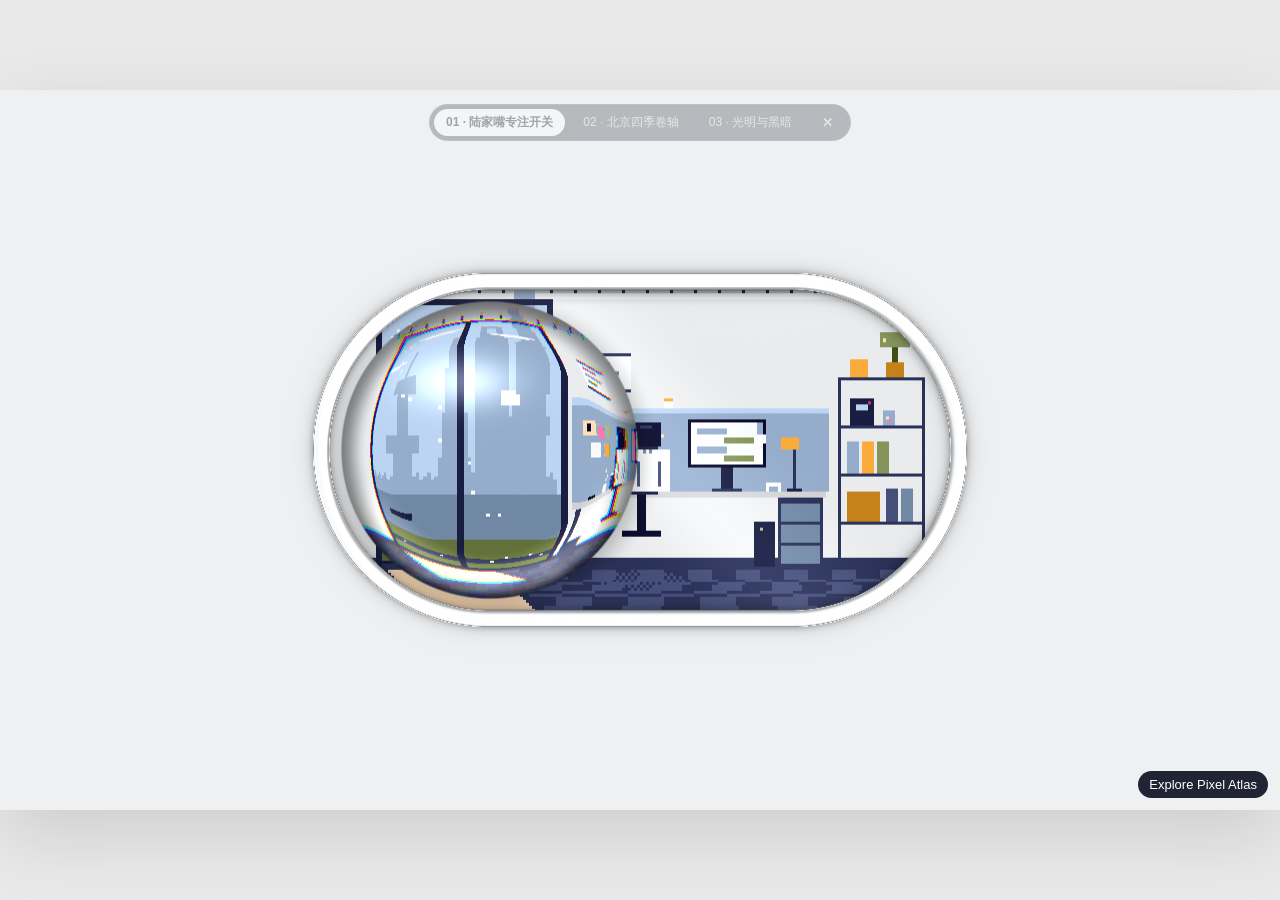
<file: index.html>
<!DOCTYPE html>
<html lang="zh-CN">
<head>
<meta charset="UTF-8">
<meta name="viewport" content="width=device-width,initial-scale=1.0,maximum-scale=1.0,user-scalable=no">
<title>Tactile Pixel &amp; Light Shader Switches</title>
<style>
  :root {
    --stage-bg: #eef0f2;
  }
  * { box-sizing: border-box; margin: 0; padding: 0; }
  html, body {
    width: 100%; height: 100%; overflow: hidden;
    background: #e9e9e9;
    display: flex; align-items: center; justify-content: center;
    font-family: -apple-system, BlinkMacSystemFont, "PingFang SC", "Helvetica Neue", sans-serif;
    user-select: none; -webkit-user-select: none;
  }

  /* 16:9 Stage */
  #stage {
    position: relative;
    width: min(100vw, calc(100dvh * 16 / 9));
    height: min(100dvh, calc(100vw * 9 / 16));
    background: var(--stage-bg);
    display: flex; align-items: center; justify-content: center;
    overflow: hidden;
    box-shadow: 0 24px 70px rgba(0,0,0,0.12);
    transition: background-color 0.06s linear;
  }

  /* Subtle floating mode selector (auto-dims, press H to toggle completely) */
  #navBar {
    position: absolute; top: 14px; left: 50%; transform: translateX(-50%);
    z-index: 40; display: flex; gap: 6px; padding: 4px;
    background: rgba(20, 22, 32, 0.72); backdrop-filter: blur(8px);
    border-radius: 999px; border: 1px solid rgba(255,255,255,0.14);
    opacity: 0.35; transition: opacity 0.25s ease;
  }
  #navBar:hover { opacity: 1; }
  @media (hover: none) {
    #navBar { opacity: 0.82; max-width: 94vw; overflow-x: auto; }
    .nav-pill { padding: 7px 12px; font-size: 13px; }
  }
  #navBar.hidden { display: none; }
  .usa-link {
    position: absolute; z-index: 39; right: 12px; bottom: 12px;
    padding: 6px 11px; border-radius: 999px; background: #202434;
    color: #fff; text-decoration: none; font-size: 13px;
  }
  .usa-link:focus-visible { outline: 2px solid #ffa84e; outline-offset: 3px; }
  .nav-pill {
    border: none; background: transparent; color: rgba(255,255,255,0.78);
    font-size: 12px; padding: 5px 12px; border-radius: 999px; cursor: pointer;
    transition: all 0.2s ease; white-space: nowrap;
  }
  .nav-pill:hover { color: #fff; background: rgba(255,255,255,0.12); }
  .nav-pill.active { background: #fff; color: #161822; font-weight: 600; }

  .scene-panel {
    position: absolute; inset: 0;
    display: none; align-items: center; justify-content: center;
  }
  .scene-panel.active { display: flex; }

  /* Scene 1: Lujiazui Focus Switch (60% stage width, aspect 1.6439) */
  #lujiazuiWrap {
    position: relative;
    width: 60%;
    aspect-ratio: 1.6439;
    display: flex; align-items: center; justify-content: center;
  }
  #lujiazuiGL, #lujiazui2D {
    position: absolute; inset: 0; width: 100%; height: 100%; display: block;
  }
  #lujiazui2D { display: none; }
  #lujiazuiBtn {
    position: absolute;
    width: 85.4%; height: 75.76%;
    border: none; background: transparent; cursor: grab;
    border-radius: 999px; z-index: 10; outline: none;
    touch-action: none;
  }
  #lujiazuiBtn:active { cursor: grabbing; }
  #lujiazuiBtn:focus-visible { box-shadow: 0 0 0 3px rgba(239, 160, 44, 0.65); }

  /* Scene 2: Beijing Four Seasons Scroll Switch (84% stage width, aspect 3.2) */
  #beijingWrap {
    position: relative;
    width: 84%;
    aspect-ratio: 3.2;
    display: flex; align-items: center; justify-content: center;
  }
  @media (max-width: 700px) {
    #beijingWrap { width: 96%; }
  }
  #beijingGL, #beijing2D {
    position: absolute; inset: 0; width: 100%; height: 100%; display: block;
  }
  #beijing2D { display: none; }
  #sealCanvas {
    position: absolute;
    image-rendering: pixelated;
    image-rendering: crisp-edges;
    pointer-events: none;
    z-index: 2;
  }
  #beijingSlider {
    position: absolute;
    width: 90%; height: 72%;
    border-radius: 999px;
    cursor: grab; z-index: 10; outline: none;
    touch-action: none;
  }
  #beijingSlider:active { cursor: grabbing; }
  #beijingSlider:focus-visible { box-shadow: 0 0 0 3px rgba(168, 50, 45, 0.65); }

  /* Scene 3: Light & Dark Switch (440x280 container) */
  #lightDarkWrap {
    position: relative;
    width: min(440px, 92%);
    aspect-ratio: 440 / 280;
    display: flex; align-items: center; justify-content: center;
  }
  #ldCanvas {
    width: 100%; height: 100%; display: block;
  }
  #ldBtn {
    position: absolute;
    left: 13.64%; top: 20.71%; width: 72.73%; height: 58.57%;
    border-radius: 999px; border: none; background: transparent;
    cursor: pointer; z-index: 10; outline: none;
    touch-action: none;
  }
  #ldBtn:focus-visible { box-shadow: 0 0 0 3px rgba(142, 155, 255, 0.7); }

  .sr-only {
    position: absolute; width: 1px; height: 1px; overflow: hidden;
    clip: rect(0,0,0,0); white-space: nowrap;
  }
</style>
</head>
<body>
<div id="stage">
  <a class="usa-link" href="./usa/">Explore Pixel Atlas</a>
  <div id="navBar" title="按 H 键可隐藏切换栏">
    <button class="nav-pill active" data-tab="lujiazui">01 · 陆家嘴专注开关</button>
    <button class="nav-pill" data-tab="beijing">02 · 北京四季卷轴</button>
    <button class="nav-pill" data-tab="lightdark">03 · 光明与黑暗</button>
    <button class="nav-pill" id="hideNavBtn" title="隐藏顶部栏">✕</button>
  </div>

  <!-- 1. Lujiazui 52F Focus Switch -->
  <div id="panel-lujiazui" class="scene-panel active">
    <div id="lujiazuiWrap">
      <canvas id="lujiazuiGL"></canvas>
      <canvas id="lujiazui2D"></canvas>
      <button id="lujiazuiBtn" role="switch" aria-checked="false" aria-label="专注模式"></button>
    </div>
  </div>

  <!-- 2. Beijing Four Seasons Scroll Switch -->
  <div id="panel-beijing" class="scene-panel">
    <div id="beijingWrap">
      <canvas id="sealCanvas"></canvas>
      <canvas id="beijingGL"></canvas>
      <canvas id="beijing2D"></canvas>
      <div id="beijingSlider" role="slider" tabindex="0" aria-valuemin="0" aria-valuemax="3" aria-valuenow="0" aria-valuetext="春 · 长城 · 清晨" aria-label="北京四季卷轴"></div>
    </div>
  </div>

  <!-- 3. Light & Dark Switch -->
  <div id="panel-lightdark" class="scene-panel">
    <div id="lightDarkWrap">
      <canvas id="ldCanvas" width="440" height="280"></canvas>
      <button id="ldBtn" role="switch" aria-checked="false" aria-label="浅色模式"></button>
    </div>
  </div>

  <div id="liveRegion" class="sr-only" aria-live="polite"></div>
</div>

<script>
(() => {
  'use strict';

  const stage = document.getElementById('stage');
  const liveRegion = document.getElementById('liveRegion');
  const reducedMotionQuery = window.matchMedia('(prefers-reduced-motion: reduce)');
  let reducedMotion = reducedMotionQuery.matches;
  reducedMotionQuery.addEventListener('change', e => { reducedMotion = e.matches; });

  function announce(txt) {
    liveRegion.textContent = '';
    requestAnimationFrame(() => { liveRegion.textContent = txt; });
  }

  function clamp(v, lo, hi) { return Math.max(lo, Math.min(hi, v)); }
  function lerp(a, b, t) { return a + (b - a) * t; }
  function smoothstep(e0, e1, x) {
    const t = clamp((x - e0) / (e1 - e0), 0, 1);
    return t * t * (3 - 2 * t);
  }
  function roundRectPath(ctx, x, y, width, height, radius) {
    const r = Math.min(radius, width * 0.5, height * 0.5);
    ctx.beginPath();
    if (typeof ctx.roundRect === 'function') {
      ctx.roundRect(x, y, width, height, r);
      return;
    }
    ctx.moveTo(x + r, y);
    ctx.arcTo(x + width, y, x + width, y + height, r);
    ctx.arcTo(x + width, y + height, x, y + height, r);
    ctx.arcTo(x, y + height, x, y, r);
    ctx.arcTo(x, y, x + width, y, r);
    ctx.closePath();
  }

  // =========================================================================
  // OKLab Color Space & Gamut-Clamped Palette Quantization
  // =========================================================================
  function srgbToLinear(c) {
    return c <= 0.04045 ? c / 12.92 : Math.pow((c + 0.055) / 1.055, 2.4);
  }
  function linearToSrgb(c) {
    c = clamp(c, 0, 1);
    return c <= 0.0031308 ? 12.92 * c : 1.055 * Math.pow(c, 1 / 2.4) - 0.055;
  }
  function hexToRgb01(hex) {
    const n = parseInt(hex.slice(1), 16);
    return [((n >> 16) & 255) / 255, ((n >> 8) & 255) / 255, (n & 255) / 255];
  }
  function rgbToOklab(r, g, b) {
    const lr = srgbToLinear(r), lg = srgbToLinear(g), lb = srgbToLinear(b);
    const l = 0.4122214708 * lr + 0.5363325363 * lg + 0.0514459929 * lb;
    const m = 0.2119034982 * lr + 0.6806995451 * lg + 0.1073969566 * lb;
    const s = 0.0883024619 * lr + 0.2817188376 * lg + 0.6299787005 * lb;
    const l_ = Math.cbrt(l), m_ = Math.cbrt(m), s_ = Math.cbrt(s);
    return [
      0.2104542553 * l_ + 0.7936177850 * m_ - 0.0040720468 * s_,
      1.9779984951 * l_ - 2.4285922050 * m_ + 0.4505937099 * s_,
      0.0259040371 * l_ + 0.7827717662 * m_ - 0.8086757660 * s_
    ];
  }
  function oklabToLinearRgb(L, a, b) {
    const l_ = L + 0.3963377774 * a + 0.2158037573 * b;
    const m_ = L - 0.1055613458 * a - 0.0638541728 * b;
    const s_ = L - 0.0894841775 * a - 1.2914855480 * b;
    const l = l_ * l_ * l_, m = m_ * m_ * m_, s = s_ * s_ * s_;
    return [
      +4.0767416621 * l - 3.3077115913 * m + 0.2309699292 * s,
      -1.2684380046 * l + 2.6097574011 * m - 0.3413193965 * s,
      -0.0041960863 * l - 0.7034186147 * m + 1.7076147010 * s
    ];
  }
  function oklabGamutSrgb(L, a, b) {
    let scale = 1.0;
    let lin = oklabToLinearRgb(L, a, b);
    while ((lin[0] < -1e-4 || lin[0] > 1.0001 || lin[1] < -1e-4 || lin[1] > 1.0001 || lin[2] < -1e-4 || lin[2] > 1.0001) && scale > 0.01) {
      scale *= 0.94;
      lin = oklabToLinearRgb(L, a * scale, b * scale);
    }
    return [linearToSrgb(lin[0]), linearToSrgb(lin[1]), linearToSrgb(lin[2])];
  }
  function mixOklabHex(hex1, hex2, t) {
    const c1 = rgbToOklab(...hexToRgb01(hex1));
    const c2 = rgbToOklab(...hexToRgb01(hex2));
    const rgb = oklabGamutSrgb(lerp(c1[0], c2[0], t), lerp(c1[1], c2[1], t), lerp(c1[2], c2[2], t));
    return `rgb(${Math.round(rgb[0]*255)}, ${Math.round(rgb[1]*255)}, ${Math.round(rgb[2]*255)})`;
  }

  // 4x4 Bayer Matrix
  const BAYER4 = new Uint8Array([
     0,  8,  2, 10,
    12,  4, 14,  6,
     3, 11,  1,  9,
    15,  7, 13,  5
  ]);

  // =========================================================================
  // Shared WebGL2 Liquid-Glass Capsule + Light-Field Compositor
  // =========================================================================
  const COMP_VS = `#version 300 es
    layout(location=0) in vec2 aPos;
    out vec2 vUv;
    void main() {
      vUv = aPos * 0.5 + 0.5;
      gl_Position = vec4(aPos, 0.0, 1.0);
    }
  `;

  const COMP_FS = `#version 300 es
    precision highp float;
    in vec2 vUv;
    out vec4 fragColor;

    uniform sampler2D uWorldTex;
    uniform sampler2D uLightTex;
    uniform sampler2D uSurfTex; // 48x48 lens surface attachment (Beijing)
    uniform float uHasSurf;

    uniform vec2 uCompSize;     // CSS/device pixels of component canvas
    uniform vec2 uCapCenter;    // Center of capsule in canvas pixels
    uniform vec2 uCapSize;      // Width, Height of capsule in canvas pixels
    uniform float uShellThick;  // Shell thickness in pixels
    uniform float uLensX;       // Lens center X in canvas pixels
    uniform float uLensRad;     // Lens radius in pixels
    uniform vec2 uLensStretch;  // (sx, sy)
    uniform float uPress;       // 0..1 pressed state
    uniform float uDispersion;  // Chromatic dispersion ~0.05
    uniform float uNight;       // 0..1 darkness
    uniform vec3 uShellDayCol;
    uniform vec3 uShellNightCol;
    uniform vec3 uWarmGlowCol;  // Leak glow outside capsule
    uniform float uWarmGlowAmt;
    uniform vec2 uWarmCentroid; // Normalized 0..1 in window
    uniform float uFlash;       // Lightning flash 0..1
    uniform float uK;           // Integer pixel scale k
    uniform vec2 uWinTopLeft;   // Window inner top-left in canvas pixels
    uniform vec2 uWinSize;      // Window inner width, height in canvas pixels
    uniform vec2 uPad;          // Overscan padding in world pixels (14,14) or (16,16)
    uniform vec2 uWorldTexSize; // Full pixel world dimensions (including overscan)
    uniform float uTime;

    float sdCapsule(vec2 p, vec2 b) {
      float r = b.y * 0.5;
      vec2 q = abs(p) - vec2(b.x * 0.5 - r, 0.0);
      return length(max(q, 0.0)) + min(max(q.x, q.y), 0.0) - r;
    }

    // B-spline smooth sampling for light field
    vec4 sampleLightBSpline(vec2 uv) {
      vec2 res = vec2(textureSize(uLightTex, 0));
      vec2 p = uv * res - 0.5;
      vec2 i = floor(p);
      vec2 f = fract(p);
      vec2 f2 = f * f;
      vec2 f3 = f2 * f;
      vec2 w0 = (1.0 - f) * (1.0 - f) * (1.0 - f) / 6.0;
      vec2 w1 = (3.0 * f3 - 6.0 * f2 + 4.0) / 6.0;
      vec2 w2 = (-3.0 * f3 + 3.0 * f2 + 3.0 * f + 1.0) / 6.0;
      vec2 w3 = f3 / 6.0;
      vec2 s0 = w0 + w1;
      vec2 s1 = w2 + w3;
      vec2 t0 = (i - 1.0 + w1 / s0 + 0.5) / res;
      vec2 t1 = (i + 1.0 + w3 / s1 + 0.5) / res;
      return (texture(uLightTex, vec2(t0.x, t0.y)) * s0.x + texture(uLightTex, vec2(t1.x, t0.y)) * s1.x) * s0.y +
             (texture(uLightTex, vec2(t0.x, t1.y)) * s0.x + texture(uLightTex, vec2(t1.x, t1.y)) * s1.x) * s1.y;
    }

    // Nearest-neighbor integer-scaled pixel world lookup
    vec3 samplePixelWorld(vec2 winPx) {
      vec2 worldCoord = floor(winPx / uK) + uPad;
      vec2 uv = (worldCoord + 0.5) / uWorldTexSize;
      return texture(uWorldTex, uv).rgb;
    }

    float hash12(vec2 p) {
      vec3 p3 = fract(vec3(p.xyx) * 0.1031);
      p3 += dot(p3, p3.yzx + 33.33);
      return fract((p3.x + p3.y) * p3.z);
    }

    void main() {
      vec2 fragPx = vec2(vUv.x * uCompSize.x, (1.0 - vUv.y) * uCompSize.y);
      vec2 relCap = fragPx - uCapCenter;
      float dOuter = sdCapsule(relCap, uCapSize);
      vec2 innerSize = uCapSize - vec2(uShellThick * 2.0);
      float dInner = sdCapsule(relCap, innerSize);

      // 1. Exterior background: two soft shadows + warm light leak + lightning
      vec4 outCol = vec4(0.0);
      if (dOuter > 0.0) {
        float shBig = exp(-max(0.0, dOuter - 2.0) * 0.055) * 0.22;
        float shSmall = exp(-max(0.0, dOuter) * 0.22) * 0.28;
        float shadowAlpha = clamp(shBig + shSmall, 0.0, 0.55);

        // Warm light leaking out from capsule
        vec2 winNorm = clamp((fragPx - uWinTopLeft) / uWinSize, 0.0, 1.0);
        float leakFalloff = exp(-dOuter * 0.032) * uWarmGlowAmt;
        float centroidBoost = 0.65 + 0.55 * exp(-length(winNorm - uWarmCentroid) * 2.4);
        vec3 glow = uWarmGlowCol * leakFalloff * centroidBoost * 0.55;
        glow += vec3(0.85, 0.92, 1.0) * exp(-dOuter * 0.025) * uFlash * 0.65;

        outCol = vec4(glow - vec3(shadowAlpha * 0.35), clamp(shadowAlpha + length(glow) * 0.6, 0.0, 1.0));
      }

      // 2. Polished Rounded Thick Outer Shell
      if (dOuter <= 0.0 && dInner > 0.0) {
        float t = clamp(-dOuter / uShellThick, 0.0, 1.0); // 0 at outer edge, 1 at inner window edge
        // Approximate outward capsule normal
        float eps = 1.5;
        vec2 grad = normalize(vec2(
          sdCapsule(relCap + vec2(eps, 0.0), uCapSize) - sdCapsule(relCap - vec2(eps, 0.0), uCapSize),
          sdCapsule(relCap + vec2(0.0, eps), uCapSize) - sdCapsule(relCap - vec2(0.0, eps), uCapSize)
        ) + 1e-5);

        // Curved normal across shell thickness
        float bend = (t - 0.48) * 2.1;
        vec3 n = normalize(vec3(grad * bend, sqrt(max(0.05, 1.0 - clamp(bend * bend, 0.0, 0.92)))));
        vec3 viewDir = vec3(0.0, 0.0, 1.0);
        float fresnel = pow(1.0 - max(dot(n, viewDir), 0.0), 2.6);

        // Studio reflection: large softbox top-left, subtle fill bottom
        vec3 refl = reflect(-viewDir, n);
        float topLeftSoftbox = smoothstep(0.15, 0.85, dot(refl, normalize(vec3(-0.62, -0.68, 0.38))));
        float bottomFill = smoothstep(0.25, 0.9, dot(refl, normalize(vec3(0.0, 0.88, 0.45))));

        vec3 baseShell = mix(uShellDayCol, uShellNightCol, uNight);
        // Darken inner side for recessed window bezel feel
        float innerRecess = smoothstep(0.68, 1.0, t);
        baseShell *= (1.0 - innerRecess * 0.34);

        // Warm lamp/lantern bounce onto shell
        vec2 shellWinUv = clamp((fragPx - uWinTopLeft) / uWinSize, 0.0, 1.0);
        float lampProx = exp(-length(shellWinUv - uWarmCentroid) * 2.8) * uWarmGlowAmt;
        baseShell += uWarmGlowCol * lampProx * 0.24;

        vec3 shellCol = baseShell;
        shellCol += vec3(1.0, 0.99, 0.97) * topLeftSoftbox * (0.28 + fresnel * 0.42);
        shellCol += vec3(0.85, 0.88, 0.95) * bottomFill * (0.08 + fresnel * 0.14);
        shellCol += vec3(0.95, 0.97, 1.0) * uFlash * 0.35;

        // Anti-aliased outer edge
        float edgeAA = smoothstep(0.0, -1.2, dOuter);
        outCol = mix(outCol, vec4(clamp(shellCol, 0.0, 1.0), 1.0), edgeAA);
      }

      // 3. Recessed Window & Liquid-Glass Lens
      if (dInner <= 0.0) {
        vec2 winPx = fragPx - uWinTopLeft;
        vec2 winUv = winPx / uWinSize;

        // Base pixel world inside window
        vec3 worldCol = samplePixelWorld(winPx);
        vec3 lightGlow = sampleLightBSpline(winUv).rgb;
        // Screen blend light field
        worldCol = 1.0 - (1.0 - worldCol) * (1.0 - lightGlow * 0.62);

        // Recessed window top inner shadow, perimeter dark rim, and faint diagonal glass highlight
        float rimShadow = exp(dInner * 0.22) * 0.34;
        float topDrop = smoothstep(26.0, 0.0, winPx.y) * 0.24;
        float diagGlint = smoothstep(0.38, 0.52, (winUv.x * 0.65 + (1.0 - winUv.y) * 0.35)) *
                          (1.0 - smoothstep(0.52, 0.68, (winUv.x * 0.65 + (1.0 - winUv.y) * 0.35)));
        worldCol *= (1.0 - rimShadow - topDrop);
        worldCol += vec3(1.0) * diagGlint * 0.055;

        // Liquid-Glass Lens evaluation
        vec2 lensCenter = vec2(uLensX, uCapCenter.y);
        vec2 pLens = (fragPx - lensCenter) / uLensStretch;
        float r = length(pLens) / uLensRad;

        // Cast shadow from lens onto pixel world below/right
        vec2 shadowOffset = vec2(3.5 + uPress * 3.5, 6.0 + uPress * 5.0);
        float rShad = length((fragPx - (lensCenter + shadowOffset)) / uLensStretch) / uLensRad;
        float lensCastShadow = (1.0 - smoothstep(0.84, 1.14, rShad)) * (0.28 + uPress * 0.16);
        worldCol *= (1.0 - lensCastShadow);

        if (r <= 1.0) {
          // Flat center (0..0.70) magnifying 1.24x; outer 30% (0.70..1.0) bends rapidly to compress outside world
          float magCenter = 1.0 / 1.24;
          float outerT = clamp((r - 0.70) / 0.30, 0.0, 1.0);
          float bendCurve = outerT * outerT * (3.0 - 2.0 * outerT);
          float radialScale = mix(magCenter, 1.38, bendCurve);

          vec2 dir = r > 1e-4 ? pLens / length(pLens) : vec2(0.0);
          float disp = uDispersion * bendCurve;

          vec2 samplePtR = (lensCenter + pLens * radialScale * (1.0 + disp)) - uWinTopLeft;
          vec2 samplePtG = (lensCenter + pLens * radialScale) - uWinTopLeft;
          vec2 samplePtB = (lensCenter + pLens * radialScale * (1.0 - disp)) - uWinTopLeft;

          vec3 refrCol;
          refrCol.r = samplePixelWorld(samplePtR).r;
          refrCol.g = samplePixelWorld(samplePtG).g;
          refrCol.b = samplePixelWorld(samplePtB).b;

          // Screen-blend light field inside lens
          vec2 refrUv = clamp(samplePtG / uWinSize, 0.0, 1.0);
          vec3 refrLight = sampleLightBSpline(refrUv).rgb;
          refrCol = 1.0 - (1.0 - refrCol) * (1.0 - refrLight * 0.68);

          // Overlay crisp 48x48 pixel surface attachment (no refraction)
          if (uHasSurf > 0.5) {
            vec2 surfTexel = floor((pLens / uLensRad * 0.5 + 0.5) * 48.0);
            if (surfTexel.x >= 0.0 && surfTexel.x < 48.0 && surfTexel.y >= 0.0 && surfTexel.y < 48.0) {
              vec4 surfSample = texture(uSurfTex, (surfTexel + 0.5) / 48.0);
              refrCol = mix(refrCol, surfSample.rgb, surfSample.a);
            }
          }

          // Caustic light concentration along lower inner rim
          float lowerRim = smoothstep(0.68, 0.93, r) * (1.0 - smoothstep(0.93, 1.0, r)) * smoothstep(0.15, 0.95, dir.y);
          refrCol += mix(vec3(1.0, 0.96, 0.88), uWarmGlowCol + 0.35, uWarmGlowAmt) * lowerRim * 0.42;

          // Soft specular reflection at top of lens
          vec2 specCenter = vec2(-0.18, -0.46);
          float topSpec = exp(-dot((pLens / uLensRad - specCenter) * vec2(1.1, 2.2), (pLens / uLensRad - specCenter) * vec2(1.1, 2.2)) * 7.5);
          refrCol += vec3(1.0) * topSpec * 0.34;

          // Darkened thickness rim (no bright outline)
          float edgeDarken = smoothstep(0.82, 1.0, r) * 0.46;
          refrCol *= (1.0 - edgeDarken);

          float lensAA = smoothstep(1.0, 0.985, r);
          worldCol = mix(worldCol, refrCol, lensAA);
        }

        float innerAA = smoothstep(0.0, -1.0, dInner);
        outCol = mix(outCol, vec4(clamp(worldCol, 0.0, 1.0), 1.0), innerAA);
      }

      // 4. Subtle +-0.75/255 dithering noise to eliminate banding
      float n = (hash12(fragPx + fract(uTime) * 137.0) - 0.5) * (1.5 / 255.0);
      outCol.rgb = clamp(outCol.rgb + n, 0.0, 1.0);
      fragColor = outCol;
    }
  `;

  function buildCompositor(canvas) {
    const gl = canvas.getContext('webgl2', { alpha: true, premultipliedAlpha: false, antialias: false });
    if (!gl) return null;

    function makeShader(type, src) {
      const s = gl.createShader(type);
      gl.shaderSource(s, src);
      gl.compileShader(s);
      if (!gl.getShaderParameter(s, gl.COMPILE_STATUS)) {
        console.error(gl.getShaderInfoLog(s));
        return null;
      }
      return s;
    }
    const vs = makeShader(gl.VERTEX_SHADER, COMP_VS);
    const fs = makeShader(gl.FRAGMENT_SHADER, COMP_FS);
    if (!vs || !fs) return null;

    const prog = gl.createProgram();
    gl.attachShader(prog, vs);
    gl.attachShader(prog, fs);
    gl.linkProgram(prog);
    if (!gl.getProgramParameter(prog, gl.LINK_STATUS)) return null;

    const vao = gl.createVertexArray();
    gl.bindVertexArray(vao);
    const vbo = gl.createBuffer();
    gl.bindBuffer(gl.ARRAY_BUFFER, vbo);
    gl.bufferData(gl.ARRAY_BUFFER, new Float32Array([-1,-1, 1,-1, -1,1, 1,1]), gl.STATIC_DRAW);
    gl.enableVertexAttribArray(0);
    gl.vertexAttribPointer(0, 2, gl.FLOAT, false, 0, 0);

    function createTex(filter) {
      const t = gl.createTexture();
      gl.bindTexture(gl.TEXTURE_2D, t);
      gl.texParameteri(gl.TEXTURE_2D, gl.TEXTURE_MIN_FILTER, filter);
      gl.texParameteri(gl.TEXTURE_2D, gl.TEXTURE_MAG_FILTER, filter);
      gl.texParameteri(gl.TEXTURE_2D, gl.TEXTURE_WRAP_S, gl.CLAMP_TO_EDGE);
      gl.texParameteri(gl.TEXTURE_2D, gl.TEXTURE_WRAP_T, gl.CLAMP_TO_EDGE);
      return t;
    }

    const worldTex = createTex(gl.NEAREST);
    const lightTex = createTex(gl.LINEAR);
    const surfTex = createTex(gl.NEAREST);

    const locs = {};
    [
      'uWorldTex','uLightTex','uSurfTex','uHasSurf','uCompSize','uCapCenter','uCapSize',
      'uShellThick','uLensX','uLensRad','uLensStretch','uPress','uDispersion','uNight',
      'uShellDayCol','uShellNightCol','uWarmGlowCol','uWarmGlowAmt','uWarmCentroid',
      'uFlash','uK','uWinTopLeft','uWinSize','uPad','uWorldTexSize','uTime'
    ].forEach(name => { locs[name] = gl.getUniformLocation(prog, name); });

    return { gl, prog, vao, worldTex, lightTex, surfTex, locs };
  }

  // Light Field 2-pass radius-1 + 2-pass radius-3 * 0.55 box blur
  const lightScratchCache = new Map();
  function buildLightField(srcGrid, cols, rows, dstRgba) {
    const len = cols * rows * 3;
    let scratch = lightScratchCache.get(len);
    if (!scratch) {
      scratch = {
        tempA: new Float32Array(len), tempB: new Float32Array(len),
        blur1: new Float32Array(len), blur3: new Float32Array(len)
      };
      lightScratchCache.set(len, scratch);
    }
    const { tempA, tempB, blur1, blur3 } = scratch;
    blur1.set(srcGrid);
    blur3.set(srcGrid);

    function boxPass(input, output, rad) {
      // Horizontal
      for (let y = 0; y < rows; y++) {
        for (let x = 0; x < cols; x++) {
          let r = 0, g = 0, b = 0, cnt = 0;
          for (let dx = -rad; dx <= rad; dx++) {
            const nx = clamp(x + dx, 0, cols - 1);
            const idx = (y * cols + nx) * 3;
            r += input[idx]; g += input[idx+1]; b += input[idx+2]; cnt++;
          }
          const o = (y * cols + x) * 3;
          tempA[o] = r / cnt; tempA[o+1] = g / cnt; tempA[o+2] = b / cnt;
        }
      }
      // Vertical
      for (let y = 0; y < rows; y++) {
        for (let x = 0; x < cols; x++) {
          let r = 0, g = 0, b = 0, cnt = 0;
          for (let dy = -rad; dy <= rad; dy++) {
            const ny = clamp(y + dy, 0, rows - 1);
            const idx = (ny * cols + x) * 3;
            r += tempA[idx]; g += tempA[idx+1]; b += tempA[idx+2]; cnt++;
          }
          const o = (y * cols + x) * 3;
          output[o] = r / cnt; output[o+1] = g / cnt; output[o+2] = b / cnt;
        }
      }
    }

    boxPass(blur1, tempB, 1);
    boxPass(tempB, blur1, 1);

    boxPass(blur3, tempB, 3);
    boxPass(tempB, blur3, 3);

    for (let i = 0; i < cols * rows; i++) {
      const s = i * 3, d = i * 4;
      dstRgba[d + 0] = clamp(Math.round((blur1[s + 0] + blur3[s + 0] * 0.55) * 255), 0, 255);
      dstRgba[d + 1] = clamp(Math.round((blur1[s + 1] + blur3[s + 1] * 0.55) * 255), 0, 255);
      dstRgba[d + 2] = clamp(Math.round((blur1[s + 2] + blur3[s + 2] * 0.55) * 255), 0, 255);
      dstRgba[d + 3] = 255;
    }
  }

  // =========================================================================
  // SCENE 1: SHANGHAI LUJIAZUI 52F FOCUS SWITCH
  // =========================================================================
  const LujiazuiApp = (() => {
    const wrap = document.getElementById('lujiazuiWrap');
    const glCanvas = document.getElementById('lujiazuiGL');
    const fbCanvas = document.getElementById('lujiazui2D');
    const btn = document.getElementById('lujiazuiBtn');
    const comp = buildCompositor(glCanvas);

    // 22 OKLab quantized palette colors
    const BASE_COLS = {
      bg:      { hex: '#eef0f2', L: [0.76, 0.86, 0.94, 0.985] },
      surface: { hex: '#8c9a62', L: [0.40, 0.52, 0.64, 0.76] },
      fg:      { hex: '#1b2146', L: [0.17, 0.25, 0.33, 0.44] },
      muted:   { hex: '#7f97b3', L: [0.50, 0.62, 0.74, 0.86] },
      accent:  { hex: '#efa02c', L: [0.50, 0.66, 0.80, 0.92] },
      neon:    { hex: '#e04a8a', L: [0.58, 0.74] }
    };

    const PAL = []; // 22 [r,g,b] 0..255
    const IDX = {};
    let pCounter = 0;
    for (const [k, def] of Object.entries(BASE_COLS)) {
      IDX[k] = [];
      const lab = rgbToOklab(...hexToRgb01(def.hex));
      for (const targetL of def.L) {
        const rgb = oklabGamutSrgb(targetL, lab[1], lab[2]);
        PAL.push([Math.round(rgb[0]*255), Math.round(rgb[1]*255), Math.round(rgb[2]*255)]);
        IDX[k].push(pCounter++);
      }
    }

    // Core 192x112 + 14px overscan on all 4 sides => 220x140
    const CORE_W = 192, CORE_H = 112, PAD = 14;
    const FULL_W = CORE_W + PAD * 2;
    const FULL_H = CORE_H + PAD * 2;
    const idxBuf = new Uint8Array(FULL_W * FULL_H);
    const rgbaBuf = new Uint8Array(FULL_W * FULL_H * 4);
    // Reuse the fallback bitmap surface instead of allocating a canvas/ImageData
    // on every animation frame when WebGL is unavailable.
    const fallbackBitmap = document.createElement('canvas');
    fallbackBitmap.width = FULL_W; fallbackBitmap.height = FULL_H;
    const fallbackBitmapCtx = fallbackBitmap.getContext('2d');
    const fallbackImageData = new ImageData(new Uint8ClampedArray(rgbaBuf), FULL_W, FULL_H);
    const emitGrid = new Float32Array(72 * 42 * 3);
    const lightRgba = new Uint8Array(72 * 42 * 4);

    // Keyframe interpolation (Day=0, Dusk=1, Evening=2, Night=3)
    const KEYFRAMES = [
      [0.0, 3], [1.5, 3], [2.0, 3], [2.5, 2], [3.0, 1],
      [3.6, 0], [10.0, 0], [15.0, 0], [17.0, 1], [18.0, 1],
      [19.0, 2], [20.3, 3], [24.0, 3]
    ];

    function getTimeCols(h) {
      const hr = ((h % 24) + 24) % 24;
      for (let i = 0; i < KEYFRAMES.length - 1; i++) {
        const [t0, c0] = KEYFRAMES[i];
        const [t1, c1] = KEYFRAMES[i + 1];
        if (hr >= t0 && hr <= t1) {
          const blend = t1 > t0 ? (hr - t0) / (t1 - t0) : 0;
          return { c0, c1, blend };
        }
      }
      return { c0: 0, c1: 0, blend: 0 };
    }

    function ditherCol(colArr4, kf, x, y) {
      const b = BAYER4[(y & 3) * 4 + (x & 3)] / 16.0;
      return kf.blend > b ? colArr4[kf.c1] : colArr4[kf.c0];
    }

    function setPx(cx, cy, colIdx) {
      const fx = cx + PAD, fy = cy + PAD;
      if (fx < 0 || fx >= FULL_W || fy < 0 || fy >= FULL_H) return;
      idxBuf[fy * FULL_W + fx] = colIdx;
    }

    function fillRect(x0, y0, w, h, colIdx) {
      for (let y = y0; y < y0 + h; y++) {
        for (let x = x0; x < x0 + w; x++) setPx(x, y, colIdx);
      }
    }

    function fillMatRect(x0, y0, w, h, mat4, kf, variant = 0) {
      for (let y = y0; y < y0 + h; y++) {
        for (let x = x0; x < x0 + w; x++) {
          let c = ditherCol(mat4, kf, x, y);
          if (variant === -1) c = shiftShade(c, -1);
          else if (variant === 1) c = shiftShade(c, 1);
          else if (variant === 2) c = IDX.accent[2];
          setPx(x, y, c);
        }
      }
    }

    function shiftShade(colIdx, delta) {
      for (const arr of Object.values(IDX)) {
        const pos = arr.indexOf(colIdx);
        if (pos !== -1) return arr[clamp(pos + delta, 0, arr.length - 1)];
      }
      return colIdx;
    }

    function addLight(cx, cy, r, g, b, weight) {
      const gx = clamp(Math.floor(((cx + PAD) / FULL_W) * 72), 0, 71);
      const gy = clamp(Math.floor(((cy + PAD) / FULL_H) * 42), 0, 41);
      const o = (gy * 72 + gx) * 3;
      emitGrid[o] += r * weight;
      emitGrid[o + 1] += g * weight;
      emitGrid[o + 2] += b * weight;
    }

    // 11x11 Pixel Glyphs for "下" and "班"
    const GLYPH_XIA = [
      '###########',
      '.....#.....',
      '.....#.....',
      '.....#.....',
      '.....###...',
      '.....#..#..',
      '.....#...#.',
      '.....#.....',
      '.....#.....',
      '.....#.....',
      '.....#.....'
    ];
    const GLYPH_BAN = [
      '####.#.####',
      '.#...#..#..',
      '.#..#.#.#..',
      '###.#.#.###',
      '.#..#.#.#..',
      '.#...#..#..',
      '####.#.####',
      '.#...#..#..',
      '.#..#.#.#..',
      '###.#.#.###',
      '....#......'
    ];

    // Interactive & Story State
    let x = 0; // 0 = Can Disturb, 1 = Focus
    let v = 0;
    let targetX = 0;
    let dragging = false;
    let pointerStartX = 0;
    let dragStartVal = 0;
    let pressAmt = 0;
    let stretchS = 0, stretchV = 0;
    let bounceOffset = 0, bounceVel = 0;
    let goingBack = false;
    let leaveFocusClock = 21.5;
    let focusHoldSec = 0;
    let simTime = 0;
    let lastStageLabel = '可以打扰';

    // Particles & Events
    const bubbles = [];
    let nextBubbleTimer = 0.6;
    let backlogCount = 0;
    let backlogDrainTimer = 0;
    let phoneFlash = 0;
    let phoneBadge = false;
    let taxiPopupTimer = 0;
    let taxiNumber = '87';
    let taxiShown87 = false, taxiShown61 = false;
    let startleTimer = 0;
    let bossPassTimer = 0;
    let fastDragCooldown = 0;
    let blinkTimer = 2.4;
    let isBlinking = false;
    const dusts = Array.from({ length: 14 }, (_, i) => ({
      x: 12 + (i * 19) % 50,
      y: 16 + (i * 29) % 74,
      ph: i * 1.7
    }));
    const clouds = [
      { x: 18, y: 14, w: 18, spd: 0.7 },
      { x: 46, y: 21, w: 14, spd: 0.45 },
      { x: 6, y: 27, w: 12, spd: 0.6 }
    ];

    function getClock() {
      if (!goingBack) {
        if (x >= 0.995 && !dragging) {
          return 21.5 + clamp(focusHoldSec / 26.0, 0, 1) * 1.9;
        }
        return 12.0 + 9.5 * x;
      } else {
        return lerp(36.0, leaveFocusClock, x);
      }
    }

    function getStageName(rawH, isReturn) {
      if (!isReturn) {
        if (rawH < 14.0) return '可以打扰';
        if (rawH < 21.5) return '进入专注';
        return '专注';
      } else {
        if (rawH < 25.5) return '结束专注';
        if (rawH < 31.7) return '休息';
        return '可以打扰';
      }
    }

    function renderWorld(dt) {
      simTime += dt;
      if (fastDragCooldown > 0) fastDragCooldown -= dt;
      if (startleTimer > 0) startleTimer -= dt;
      if (bossPassTimer > 0) bossPassTimer -= dt;
      if (phoneFlash > 0) phoneFlash -= dt;
      if (taxiPopupTimer > 0) taxiPopupTimer -= dt;

      blinkTimer -= dt;
      if (blinkTimer <= 0) {
        isBlinking = !isBlinking;
        blinkTimer = isBlinking ? 0.14 : (2.2 + Math.random() * 2.5);
      }

      if (!goingBack && x >= 0.995 && !dragging) {
        focusHoldSec = Math.min(26.0, focusHoldSec + dt);
      } else if (!goingBack && x < 0.98) {
        focusHoldSec = 0;
      }

      const rawH = getClock();
      const h = rawH % 24;
      const isReturn = goingBack;

      const stageName = getStageName(rawH, isReturn);
      if (stageName !== lastStageLabel) {
        lastStageLabel = stageName;
        announce(stageName);
      }

      // Night factor (0..1)
      const nightAmt = clamp(smoothstep(17.4, 20.2, h) + (1.0 - smoothstep(1.5, 3.6, h)), 0, 1);
      stage.style.setProperty('--night', nightAmt.toFixed(3));
      stage.style.backgroundColor = mixOklabHex('#eef0f2', '#1b2146', nightAmt * 0.92);

      const kf = getTimeCols(h);
      emitGrid.fill(0);

      // Material palettes [Day, Dusk, Evening, Night]
      const matWall    = [IDX.bg[2], IDX.bg[1], IDX.fg[3], IDX.fg[2]];
      const matCeiling = [IDX.bg[1], IDX.bg[0], IDX.fg[2], IDX.fg[1]];
      const matFloor   = [IDX.fg[3], IDX.fg[2], IDX.fg[1], IDX.fg[0]];
      const matPart    = [IDX.muted[2], IDX.muted[1], IDX.fg[3], IDX.fg[2]];
      const matDesk    = [IDX.bg[1], IDX.bg[0], IDX.fg[2], IDX.fg[1]];

      const matSky     = [IDX.muted[3], IDX.accent[2], IDX.fg[3], IDX.fg[0]];
      const matTower   = [IDX.muted[2], IDX.accent[1], IDX.fg[2], IDX.fg[1]];
      const matRiver   = [IDX.muted[1], IDX.accent[1], IDX.fg[2], IDX.fg[0]];
      const matPark    = [IDX.surface[1], IDX.surface[0], IDX.fg[1], IDX.fg[0]];

      // 1. Indoor Ceiling, Wall, Baseboard & Perspective Carpet
      fillMatRect(-PAD, -PAD, FULL_W, 4 + PAD, matCeiling, kf);
      for (let xw = -PAD; xw < CORE_W + PAD; xw += 8) {
        fillRect(xw, 0, 1, 4, IDX.fg[1]);
      }
      fillMatRect(-PAD, 4, FULL_W, 88, matWall, kf);
      fillMatRect(-PAD, 92, FULL_W, 4, [IDX.fg[2], IDX.fg[1], IDX.fg[1], IDX.fg[0]], kf);

      // Ceiling LED Strip (y4-6): full on day, right half off after 19:00 until morning
      const stripRightOn = !(h >= 19.0 || h < 6.5);
      const stripOn = !(h >= 21.5 || h < 6.0);
      for (let xw = 8; xw < 184; xw++) {
        const isRight = xw >= 96;
        const lit = stripOn && (!isRight || stripRightOn);
        fillRect(xw, 4, 1, 2, lit ? IDX.bg[3] : IDX.fg[1]);
        if (lit && (xw % 8 === 0)) addLight(xw, 5, 0.85, 0.90, 1.0, 0.25);
      }

      // Perspective Carpet Tiles (y >= 96)
      for (let y = 96; y < CORE_H + PAD; y++) {
        const rowDepth = y - 96;
        const tileW = Math.floor(8 + rowDepth * 0.45);
        for (let xw = -PAD; xw < CORE_W + PAD; xw++) {
          const check = (Math.floor((xw + 40) / tileW) + Math.floor(rowDepth / 4)) & 1;
          const baseC = ditherCol(matFloor, kf, xw, y);
          setPx(xw, y, check ? baseC : shiftShade(baseC, -1));
        }
      }

      // 2. Floor-to-Ceiling Window (x10..64, y8..93) + Lujiazui Skyline
      fillMatRect(10, 8, 55, 86, matSky, kf);

      // Sunrise glow (2.0..3.6)
      const isSunrise = (h >= 2.0 && h <= 3.6);
      if (isSunrise) {
        const sunProg = (h - 2.0) / 1.6;
        const sunY = Math.round(62 - sunProg * 28);
        for (let y = 10; y < 68; y++) {
          for (let xw = 10; xw < 64; xw++) {
            if (y > 46 && sunProg < 0.5) setPx(xw, y, IDX.neon[1]);
            else if (y > 38) setPx(xw, y, IDX.accent[2]);
          }
        }
        // Rising Sun behind Trio
        for (let dy = -4; dy <= 4; dy++) {
          for (let dx = -4; dx <= 4; dx++) {
            if (dx*dx + dy*dy <= 16) {
              setPx(48 + dx, sunY + dy, IDX.accent[3]);
              addLight(48, sunY, 1.0, 0.72, 0.35, 0.4);
            }
          }
        }
      }

      // Skylight contribution
      if (nightAmt < 0.7) {
        addLight(36, 35, 0.75, 0.86, 1.0, (1.0 - nightAmt) * 1.4);
      }

      // Oriental Pearl Tower (x18..26, spire y24, upper sphere y36..40, lower sphere y52..56, base y64)
      const pearlCol = ditherCol(matTower, kf, 22, 40);
      fillRect(22, 24, 1, 12, pearlCol); // Spire
      fillRect(21, 41, 3, 11, pearlCol); // Shaft
      fillRect(20, 57, 5, 8, pearlCol);  // Lower legs
      fillRect(19, 36, 7, 5, pearlCol);  // Upper sphere
      fillRect(18, 52, 9, 5, pearlCol);  // Lower sphere
      if (nightAmt > 0.35) {
        // Neon magenta illumination on Oriental Pearl Tower
        fillRect(20, 37, 5, 3, IDX.neon[1]);
        fillRect(19, 53, 7, 3, IDX.neon[0]);
        setPx(22, 24, IDX.neon[1]);
        addLight(22, 42, 0.95, 0.32, 0.62, 0.85 * nightAmt);
      }

      // Lujiazui "Three-Piece Suit" (SWFC, Jin Mao, Shanghai Tower extending into top overscan!)
      // Jin Mao Tower (pagoda tiered setback, x32..40, y22..68)
      for (let y = 22; y < 68; y++) {
        const tier = Math.floor((y - 22) / 6);
        const halfW = Math.min(4, 1 + Math.floor(tier * 0.55));
        const cx = 36;
        for (let dx = -halfW; dx <= halfW; dx++) {
          const isSunSide = (dx < 0 && h >= 16.5 && h <= 18.5);
          setPx(cx + dx, y, isSunSide ? IDX.accent[2] : ditherCol(matTower, kf, cx + dx, y));
        }
      }
      // Shanghai World Financial Center ("bottle opener", x42..50, y14..68)
      for (let y = 14; y < 68; y++) {
        const halfW = y < 24 ? 3 : 4;
        for (let dx = -halfW; dx <= halfW; dx++) {
          if (y >= 16 && y <= 20 && Math.abs(dx) <= 1) continue; // Trapezoid opening
          const isSunSide = (dx < 0 && h >= 16.5 && h <= 18.5);
          setPx(46 + dx, y, isSunSide ? IDX.accent[2] : ditherCol(matTower, kf, 46 + dx, y));
        }
      }
      // Shanghai Tower (tallest twisted spiral profile extending up to y = -8 in top overscan!)
      for (let y = -8; y < 68; y++) {
        const progress = (y + 8) / 76;
        const twist = Math.round(Math.sin(progress * Math.PI * 1.4) * 1.6);
        const halfW = Math.max(2, Math.round(2 + progress * 3.5));
        const cx = 56 + twist;
        for (let dx = -halfW; dx <= halfW; dx++) {
          const isSunSide = (dx < 0 && h >= 16.5 && h <= 18.5);
          let c = isSunSide ? IDX.accent[2] : ditherCol(matTower, kf, cx + dx, y);
          // Sunrise glass reflection flash
          if (isSunrise && dx === -halfW + 1 && (y % 5 === 0)) c = IDX.bg[3];
          setPx(cx + dx, y, c);
        }
      }

      // Lit Office Windows on Trio at Night (18.6 -> 70%, 21.5 -> 40%, 23.4 -> 8%)
      if (h >= 18.6 || h < 5.0) {
        let litRatio = 0.70;
        if (h >= 21.5) litRatio = lerp(0.40, 0.08, clamp((h - 21.5) / 1.9, 0, 1));
        else if (h < 5.0) litRatio = 0.12;
        for (let y = -2; y < 65; y += 2) {
          for (let xw = 33; xw < 61; xw += 2) {
            const hash = ((xw * 37 + y * 91) & 255) / 255;
            const highShanghai = (xw >= 53 && xw <= 59 && y >= -2 && y <= 14 && hash < 0.25);
            if (hash < litRatio || highShanghai) {
              const cur = idxBuf[(y + PAD) * FULL_W + (xw + PAD)];
              if (cur === IDX.fg[1] || cur === IDX.fg[2]) {
                setPx(xw, y, highShanghai ? IDX.accent[3] : IDX.accent[2]);
                if (hash < 0.15) addLight(xw, y, 1.0, 0.72, 0.28, 0.22);
              }
            }
          }
        }
      }

      // Drifting Clouds at 52F altitude (can pass in front of skyscrapers!)
      if (!reducedMotion) {
        for (const cl of clouds) {
          cl.x += cl.spd * dt;
          if (cl.x > 68) cl.x = -16;
          const cx = Math.round(cl.x);
          const cCol = nightAmt > 0.5 ? IDX.fg[2] : (h >= 16.8 && h <= 18.5 ? IDX.accent[3] : IDX.bg[3]);
          for (let dx = 0; dx < cl.w; dx++) {
            const hSpan = dx > 2 && dx < cl.w - 3 ? 2 : 1;
            for (let dy = 0; dy < hSpan; dy++) {
              setPx(cx + dx, cl.y + dy, cCol);
            }
          }
        }
      }

      // Daytime Seagull / Night Blinking Airplane
      if (nightAmt < 0.3) {
        const gx = 12 + Math.floor((simTime * 4) % 50);
        const gy = 18 + Math.round(Math.sin(simTime * 5) * 1.5);
        setPx(gx, gy, IDX.bg[3]);
        setPx(gx - 1, gy - 1, IDX.bg[3]);
        setPx(gx + 1, gy - 1, IDX.bg[3]);
      } else {
        const px = 62 - Math.floor((simTime * 2.4) % 52);
        setPx(px, 12, IDX.fg[3]);
        if (Math.floor(simTime * 3) % 2 === 0) {
          setPx(px, 12, IDX.neon[1]);
          addLight(px, 12, 1.0, 0.2, 0.4, 0.3);
        }
      }

      // Bund Historic Silhouette across river (y62..68)
      for (let xw = 10; xw < 64; xw++) {
        const bTop = 64 - ((xw * 7) % 3);
        for (let y = bTop; y < 68; y++) {
          setPx(xw, y, nightAmt > 0.4 ? IDX.fg[0] : ditherCol(matTower, kf, xw, y));
        }
        // Bund amber contour lights (17.5 -> 22.0, turns off left-to-right 22.0..22.3)
        const bundOn = (h >= 17.5 && h < 22.0) || (h >= 22.0 && h <= 22.3 && ((xw - 10) / 54) > ((h - 22.0) / 0.3));
        if (bundOn && (xw % 2 === 0)) {
          setPx(xw, 64, IDX.accent[2]);
          addLight(xw, 64, 1.0, 0.65, 0.2, 0.25);
        }
      }

      // Huangpu River (y68..80) + Cruise Boat LED + First Morning Ferry (5.5)
      fillMatRect(10, 68, 55, 12, matRiver, kf);
      if (isSunrise) {
        for (let y = 69; y < 79; y++) {
          for (let xw = 22; xw < 54; xw++) {
            if (((xw + y) & 1) === 0 && BAYER4[(y & 3)*4 + (xw & 3)] < 7) {
              setPx(xw, y, IDX.accent[3]);
            }
          }
        }
      }
      // Cruise boat
      const boatX = 14 + Math.floor((simTime * 2.2) % 42);
      fillRect(boatX, 73, 9, 2, IDX.fg[1]);
      if (h >= 17.5 || h < 5.0) {
        for (let bx = 0; bx < 7; bx++) {
          const on = ((bx + Math.floor(simTime * 6)) % 2) === 0;
          setPx(boatX + 1 + bx, 74, on ? IDX.neon[1] : IDX.accent[2]);
        }
        addLight(boatX + 4, 74, 0.95, 0.3, 0.6, 0.45);
      }
      // First morning ferry around 5.5
      if (h >= 5.2 && h <= 6.2) {
        const ferryX = Math.round(12 + ((h - 5.2) / 1.0) * 44);
        fillRect(ferryX, 71, 6, 2, IDX.bg[3]);
        setPx(ferryX - 1, 72, IDX.muted[3]);
      }

      // Riverside Park & Traffic (y80..93)
      fillMatRect(10, 80, 55, 14, matPark, kf);
      fillRect(10, 86, 55, 3, IDX.fg[2]); // Road
      for (let c = 0; c < 4; c++) {
        const carX = 11 + ((Math.floor(simTime * (5 + c)) + c * 14) % 52);
        setPx(carX, 87, nightAmt > 0.4 ? IDX.neon[1] : IDX.bg[3]);
      }

      // Drone Light Show Easter Egg ("下班" 19.6..21.2)
      if (h >= 19.6 && h <= 21.2) {
        const cx0 = 25, cy0 = 15;
        const cx1 = 39, cy1 = 15;
        const morph = reducedMotion ? 1.0 : clamp((h - 19.6) / 0.4, 0, 1);
        const disperse = (!reducedMotion && h > 20.9) ? (h - 20.9) / 0.3 : 0;

        for (let gy = 0; gy < 11; gy++) {
          for (let gx = 0; gx < 11; gx++) {
            if (GLYPH_XIA[gy][gx] === '#') {
              const px = Math.round(lerp(18 + ((gx * 7 + gy * 3) % 34), cx0 + gx + disperse * (gx - 5) * 1.4, morph));
              const py = Math.round(lerp(56 - ((gx * 5) % 14), cy0 + gy - disperse * 6, morph));
              setPx(px, py, (gx + gy) % 3 === 0 ? IDX.neon[1] : IDX.bg[3]);
              addLight(px, py, 0.9, 0.95, 1.0, 0.14);
            }
            if (GLYPH_BAN[gy][gx] === '#') {
              const px = Math.round(lerp(22 + ((gx * 9 + gy * 5) % 34), cx1 + gx + disperse * (gx - 5) * 1.4, morph));
              const py = Math.round(lerp(58 - ((gy * 4) % 14), cy1 + gy - disperse * 6, morph));
              setPx(px, py, (gx + gy) % 3 === 0 ? IDX.neon[1] : IDX.bg[3]);
              addLight(px, py, 0.9, 0.95, 1.0, 0.14);
            }
          }
        }
      }

      // Smart Electrochromic Frosted Glass (15.2..15.9 rises from y93 up to y44; 7.0..7.7 clears top-down)
      let frostTopY = 94;
      if (!isReturn) {
        if (h >= 15.2) {
          const p = clamp((h - 15.2) / 0.7, 0, 1);
          frostTopY = Math.round(lerp(94, 44, p));
        }
      } else {
        if (h < 7.0) frostTopY = 44;
        else if (h <= 7.7) {
          const p = clamp((h - 7.0) / 0.7, 0, 1);
          frostTopY = Math.round(lerp(44, 94, p));
        }
      }
      if (frostTopY < 94) {
        const isSunsetFrost = (h >= 16.8 && h <= 18.4);
        for (let y = frostTopY; y <= 93; y++) {
          for (let xw = 10; xw <= 64; xw++) {
            const cur = idxBuf[(y + PAD) * FULL_W + (xw + PAD)];
            const b = BAYER4[(y & 3) * 4 + (xw & 3)];
            if (b < 11) {
              setPx(xw, y, isSunsetFrost ? IDX.accent[2] : (nightAmt > 0.5 ? IDX.fg[3] : IDX.bg[2]));
            } else {
              setPx(xw, y, shiftShade(cur, 1));
            }
          }
        }
      }

      // Venetian Blinds (16.0..19.2 lowers; 1.4..3.4 raises; 2 rows slat, 1 row light gap)
      let blindFrac = 0;
      if (!isReturn) {
        blindFrac = clamp((h - 16.0) / 3.2, 0, 1);
      } else {
        blindFrac = 1.0 - clamp((h - 1.4) / 2.0, 0, 1);
      }
      const blindBotY = Math.round(8 + blindFrac * 85);
      if (blindBotY > 8) {
        const slatCol = nightAmt > 0.5 ? IDX.fg[1] : IDX.bg[1];
        for (let y = 8; y <= blindBotY; y++) {
          if ((y % 3) !== 0) {
            for (let xw = 10; xw <= 64; xw++) setPx(xw, y, slatCol);
          }
        }
      }

      // Window Aluminum Mullions (2px dark grey frame, center mullion x37..38) + Floor Heater Grille
      fillRect(8, 6, 59, 2, IDX.fg[1]);
      fillRect(8, 93, 59, 2, IDX.fg[1]);
      fillRect(8, 6, 2, 89, IDX.fg[1]);
      fillRect(65, 6, 2, 89, IDX.fg[1]);
      fillRect(37, 8, 2, 85, IDX.fg[1]);
      fillRect(10, 94, 55, 2, IDX.fg[2]); // Radiator grille

      // Sunlight / Drone Floor Light Strips on Carpet
      if (nightAmt < 0.35 && blindFrac < 0.85) {
        const sunSpotCol = frostTopY < 94 ? IDX.bg[3] : IDX.accent[3];
        for (let y = 96; y < 110; y++) {
          if (blindFrac > 0.2 && (y % 3 === 0)) continue;
          const xStart = 12 + (y - 96);
          for (let xw = xStart; xw < xStart + 36; xw++) {
            if (frostTopY < 94 && BAYER4[(y & 3)*4 + (xw & 3)] < 6) continue;
            setPx(xw, y, sunSpotCol);
          }
        }
      } else if (h >= 19.6 && h <= 21.2) {
        // Cool white light bars from drone show through blinds
        for (let bar = 0; bar < 3; bar++) {
          const by = 98 + bar * 4;
          if (Math.sin(simTime * 7 + bar) > -0.2) {
            fillRect(18 + bar * 3, by, 26, 1, IDX.bg[3]);
          }
        }
      }

      // 3. Cubicle Partition, KPI Whiteboard, Sticky Notes, Desk & Open Shelving
      // KPI Whiteboard on wall (x76..92, y24..36)
      fillRect(76, 24, 17, 13, IDX.bg[3]);
      fillRect(76, 24, 17, 1, IDX.fg[2]);
      fillRect(76, 36, 17, 1, IDX.fg[2]);
      fillRect(78, 27, 8, 1, IDX.neon[0]);
      fillRect(78, 30, 11, 1, IDX.muted[1]);
      fillRect(78, 33, 6, 1, IDX.surface[1]);

      // Half-height Fabric Partition (x68..158, top rail y42..43, fabric y44..69)
      fillRect(68, 42, 91, 2, IDX.muted[3]);
      fillMatRect(68, 44, 91, 26, matPart, kf);

      // Empty Paper Cups along partition top rail (1 at 12h, 2 at 16h, 3 at 20h, 4 on morning return)
      let cupCount = 1;
      if (isReturn && h >= 6.6) cupCount = 4;
      else if (h >= 20.0 || isReturn) cupCount = 3;
      else if (h >= 16.0) cupCount = 2;
      for (let c = 0; c < cupCount; c++) {
        const cx = 104 + c * 6;
        fillRect(cx, 39, 3, 3, IDX.bg[3]);
        fillRect(cx, 39, 3, 1, IDX.accent[2]);
      }

      // 5 Colored Sticky Notes (x70..90, y48..58), one with upward arrow
      const noteCols = [IDX.accent[3], IDX.neon[1], IDX.surface[3], IDX.bg[3], IDX.accent[2]];
      const noteCoords = [[71,48],[76,49],[82,48],[73,54],[80,54]];
      noteCoords.forEach(([nx, ny], idx) => {
        fillRect(nx, ny, 4, 4, noteCols[idx]);
        if (idx === 0) {
          setPx(nx + 1, ny + 1, IDX.fg[0]);
          setPx(nx + 1, ny + 2, IDX.fg[0]);
        }
      });

      // Desk Surface (y70, x68..157), left leg, right 3-drawer cabinet
      fillMatRect(68, 70, 90, 2, matDesk, kf);
      fillRect(69, 72, 2, 23, IDX.fg[2]);
      fillRect(142, 72, 15, 23, IDX.fg[2]);
      fillRect(143, 74, 13, 6, IDX.muted[1]);
      fillRect(143, 81, 13, 6, IDX.muted[1]);
      fillRect(143, 88, 13, 6, IDX.muted[1]);

      // Under-desk Trash Can with takeout box (x70..78) & PC Tower with blinking LED (x140..150, y80..95)
      fillRect(71, 86, 7, 9, IDX.fg[2]);
      fillRect(72, 84, 5, 2, IDX.bg[3]);
      fillRect(134, 80, 7, 15, IDX.fg[1]);
      setPx(136, 82, Math.floor(simTime * 4) % 2 === 0 ? IDX.surface[3] : IDX.neon[1]);

      // Desk Lamp (x147, shade y52..55; turns on at 18.4, off at 1.7)
      const lampOn = (!isReturn && h >= 18.4) || (isReturn && h < 1.7);
      fillRect(145, 69, 5, 1, IDX.fg[1]);
      fillRect(147, 56, 1, 13, IDX.fg[2]);
      fillRect(143, 52, 6, 4, IDX.accent[2]);
      if (lampOn) {
        fillRect(143, 55, 6, 1, IDX.accent[3]);
        addLight(145, 57, 1.0, 0.72, 0.25, 1.65);
        // Warm lamp wash on desk & partition
        for (let y = 56; y <= 70; y++) {
          for (let xw = 132; xw <= 155; xw++) {
            if (Math.abs(xw - 145) <= (y - 54) * 0.75) {
              const cur = idxBuf[(y + PAD) * FULL_W + (xw + PAD)];
              if (cur === IDX.muted[2] || cur === IDX.fg[2] || cur === IDX.fg[3]) {
                setPx(xw, y, IDX.accent[1]);
              }
            }
          }
        }
      }

      // Monitor (x113..136, y47..61) + Badge Lanyard (x135..137, y47..53)
      fillRect(123, 62, 4, 8, IDX.fg[1]);
      fillRect(120, 69, 10, 1, IDX.fg[2]);
      fillRect(112, 46, 26, 16, IDX.fg[0]);
      const isCodeMode = (!isReturn && h >= 14.7) || (isReturn && h < 7.7);
      fillRect(113, 47, 24, 14, isCodeMode ? IDX.fg[1] : IDX.bg[3]);
      addLight(125, 54, isCodeMode ? 0.45 : 0.85, isCodeMode ? 0.72 : 0.90, 1.0, 0.85);

      if (!isCodeMode) {
        // Chat UI stacking from bottom up
        for (let row = 0; row < 4; row++) {
          const my = 58 - row * 3;
          const isMe = (row % 2 === 0);
          fillRect(isMe ? 124 : 115, my, 10, 2, isMe ? IDX.surface[2] : IDX.muted[2]);
        }
      } else {
        // Code editor lines + typing cursor
        const typeSpeed = (!isReturn && h >= 21.5) ? 14 : 8;
        const charProgress = Math.floor(simTime * typeSpeed);
        const codeCols = [IDX.accent[3], IDX.surface[3], IDX.neon[1], IDX.muted[3]];
        for (let ln = 0; ln < 6; ln++) {
          const ly = 49 + ln * 2;
          const maxLen = 8 + ((ln * 5) % 10);
          const curLen = ln === 5 ? (charProgress % maxLen) + 1 : maxLen;
          fillRect(115, ly, curLen, 1, codeCols[ln % 4]);
          if (ln === 5 && Math.floor(simTime * 5) % 2 === 0) {
            setPx(115 + curLen, ly, IDX.bg[3]);
          }
        }
      }
      // Blue badge lanyard hanging on top-right of monitor
      fillRect(135, 47, 2, 6, IDX.muted[2]);
      fillRect(135, 51, 3, 3, IDX.bg[3]);

      // Smartphone (x73), Coffee Mug (x82), Goji Thermos (x88), Noise-Canceling Headphones (x140 when off)
      fillRect(73, 69, 4, 1, phoneFlash > 0 ? IDX.bg[3] : IDX.fg[0]);
      if (phoneFlash > 0) addLight(75, 68, 0.75, 0.88, 1.0, 0.7);
      if (phoneBadge) setPx(76, 68, IDX.neon[1]);

      // Taxi Queue Popup ("87" at 22.4, "61" at 23.0)
      if (!isReturn && Math.abs(h - 22.4) < 0.06 && !taxiShown87) {
        taxiShown87 = true; taxiNumber = '87'; taxiPopupTimer = 3.0;
      } else if (!isReturn && Math.abs(h - 23.0) < 0.06 && !taxiShown61) {
        taxiShown61 = true; taxiNumber = '61'; taxiPopupTimer = 3.0;
      }
      if (h < 22.0) { taxiShown87 = false; taxiShown61 = false; }
      if (taxiPopupTimer > 0) {
        fillRect(71, 60, 9, 7, IDX.bg[3]);
        fillRect(71, 66, 9, 1, IDX.accent[2]);
        // Draw tiny 2-digit pixel readout
        setPx(72, 61, IDX.fg[0]); setPx(73, 61, IDX.fg[0]); setPx(74, 61, IDX.fg[0]);
        setPx(72, 63, IDX.fg[0]); setPx(73, 63, IDX.fg[0]); setPx(74, 63, IDX.fg[0]);
        setPx(72, 65, IDX.fg[0]); setPx(73, 65, IDX.fg[0]); setPx(74, 65, IDX.fg[0]);
        setPx(76, 61, IDX.fg[0]); setPx(77, 61, IDX.fg[0]); setPx(78, 61, IDX.fg[0]);
        setPx(77, 63, IDX.fg[0]); setPx(77, 65, IDX.fg[0]);
        if (taxiNumber === '61') setPx(76, 64, IDX.fg[0]);
      }

      // Goji Berry Thermos (x88)
      fillRect(88, 65, 3, 5, IDX.fg[2]);
      fillRect(88, 64, 3, 1, IDX.bg[3]);
      setPx(89, 66, IDX.neon[0]);

      // 4. Open Shelving Unit (x162..190, y32..95)
      fillRect(162, 32, 1, 64, IDX.fg[2]);
      fillRect(190, 32, 1, 64, IDX.fg[2]);
      [32, 48, 64, 80, 95].forEach(sy => fillRect(162, sy, 29, 1, IDX.fg[2]));

      // Top shelf: unfinished lunch takeout bag + Money Tree (发财树) with a few yellow leaves
      fillRect(166, 26, 6, 6, IDX.accent[2]);
      fillRect(178, 27, 6, 5, IDX.accent[1]); // Pot
      fillRect(180, 21, 2, 6, IDX.surface[0]); // Trunk
      fillRect(176, 17, 10, 5, IDX.surface[2]);
      setPx(177, 19, IDX.accent[3]); // Yellow leaf
      setPx(184, 18, IDX.accent[3]); // Yellow leaf

      // Second shelf: Capsule Coffee Machine + Capsule Jar
      const brewing = (isReturn && h >= 3.8 && h <= 6.6);
      fillRect(166, 39, 8, 9, IDX.fg[1]);
      fillRect(168, 41, 4, 2, IDX.muted[3]);
      const machLed = (brewing && h >= 4.6) ? IDX.surface[3] : IDX.neon[0];
      setPx(172, 40, machLed);
      addLight(172, 40, 0.9, 0.3, 0.5, 0.35);
      fillRect(177, 43, 4, 5, IDX.muted[2]); // Capsule canister
      setPx(178, 45, IDX.accent[3]);
      setPx(179, 46, IDX.neon[1]);

      // Lower shelves: Colored archive boxes, folders & storage basket
      fillRect(165, 53, 4, 11, IDX.muted[2]);
      fillRect(170, 53, 4, 11, IDX.accent[2]);
      fillRect(175, 53, 4, 11, IDX.surface[2]);
      fillRect(181, 56, 7, 8, IDX.bg[2]);
      fillRect(165, 70, 11, 10, IDX.accent[1]); // Storage basket
      fillRect(178, 69, 4, 11, IDX.fg[3]);
      fillRect(183, 69, 4, 11, IDX.muted[1]);

      // 5. Resident Worker & Ergonomic Mesh Chair (center x96)
      // Translucent anti-slip chair mat
      for (let dy = -3; dy <= 3; dy++) {
        const span = Math.round(14 * Math.sqrt(Math.max(0, 1 - (dy*dy)/10)));
        for (let dx = -span; dx <= span; dx++) {
          if (((dx + dy) & 1) === 0) {
            const cur = idxBuf[(99 + dy + PAD) * FULL_W + (96 + dx + PAD)];
            setPx(96 + dx, 99 + dy, shiftShade(cur, 1));
          }
        }
      }

      const isWalkingToMachine = (isReturn && h >= 3.8 && h <= 6.6);
      const wearingHeadphones = (!isReturn && h >= 14.35) || (isReturn && h < 0.65);

      // Coffee mug position & steam
      let mugX = 82, mugY = 67;
      let steamStrength = 0;
      if (!isReturn) {
        steamStrength = clamp(1.0 - (h - 19.5) / 3.1, 0, 1);
      } else if (h >= 4.2 && h < 6.6) {
        mugX = 169; mugY = 45;
        steamStrength = h >= 4.6 ? 1.0 : 0;
      } else if (h >= 6.6) {
        mugX = 82; mugY = 67;
        steamStrength = 1.0;
      }
      fillRect(mugX, mugY, 3, 3, IDX.bg[3]);
      if (steamStrength > 0.05 && !reducedMotion) {
        for (let s = 0; s < 4; s++) {
          const sy = mugY - 2 - Math.floor((simTime * 3 + s * 1.5) % 6);
          const sx = mugX + 1 + Math.round(Math.sin(simTime * 4 + s) * 0.8);
          if (BAYER4[(sy & 3)*4 + (sx & 3)] < steamStrength * 14) {
            setPx(sx, sy, IDX.bg[3]);
          }
        }
      }

      if (!wearingHeadphones && startleTimer <= 0) {
        // Headphones resting on desk at x140
        fillRect(138, 67, 5, 3, IDX.bg[3]);
        fillRect(139, 68, 3, 2, IDX.muted[2]);
      }

      if (isWalkingToMachine) {
        // Side-profile walking worker near shelf (x154)
        const walkProgress = Math.abs((h - 5.2) / 1.4);
        const wx = Math.round(lerp(154, 102, walkProgress));
        const jumpY = startleTimer > 0 ? -2 : 0;
        const step = Math.floor(simTime * 8) % 2;
        // Head & hair
        fillRect(wx - 2, 48 + jumpY, 6, 7, IDX.fg[0]);
        fillRect(wx - 1, 51 + jumpY, 4, 4, IDX.accent[3]); // Face
        if (!isBlinking) setPx(wx + 2, 52 + jumpY, IDX.fg[0]);
        // White shirt torso
        fillRect(wx - 2, 55 + jumpY, 6, 13, IDX.bg[3]);
        // Legs walking
        fillRect(wx - 1 + (step ? 2 : -1), 68 + jumpY, 2, 13, IDX.fg[1]);
        fillRect(wx + 1 + (step ? -2 : 1), 68 + jumpY, 2, 13, IDX.fg[2]);
      } else {
        // Seated worker facing monitor (back to camera, center ~x98)
        const deepLean = (!isReturn && h >= 21.5) ? 1 : 0;
        const startleLift = startleTimer > 0 ? -2 : 0;
        const wx = 98 + deepLean;
        const wy = 47 + startleLift;

        // Ergonomic Mesh Chair behind worker
        fillRect(91, 55, 11, 16, IDX.fg[1]);
        fillRect(95, 71, 3, 12, IDX.fg[0]);
        fillRect(90, 83, 13, 2, IDX.fg[0]);

        // White shirt torso with subtle fg fold shadows
        fillRect(wx - 5, wy + 9, 13, 14, IDX.bg[3]);
        fillRect(wx - 3, wy + 13, 1, 8, IDX.fg[3]);
        fillRect(wx + 4, wy + 13, 1, 8, IDX.fg[3]);

        // Blue badge lanyard lines at back of neck
        setPx(wx - 1, wy + 9, IDX.muted[1]);
        setPx(wx + 1, wy + 9, IDX.muted[1]);

        // Screen rim light on right hair & right shoulder when room is dark
        if (nightAmt > 0.45) {
          for (let ry = wy + 1; ry < wy + 8; ry++) setPx(wx + 5, ry, IDX.muted[3]);
          for (let ry = wy + 9; ry < wy + 20; ry++) setPx(wx + 8, ry, IDX.muted[3]);
        }

        // 9px wide black hair back-of-head + ears + highlight
        fillRect(wx - 4, wy, 9, 8, IDX.fg[0]);
        fillRect(wx - 2, wy + 1, 4, 1, IDX.fg[2]); // Hair highlight
        setPx(wx - 5, wy + 4, IDX.accent[3]); // Left ear
        setPx(wx + 5, wy + 4, IDX.accent[3]); // Right ear

        // Ahoge (呆毛) popping up after 20:00 (1 strand at 20, 3 strands at 22)
        if (!isReturn && h >= 20.0) {
          setPx(wx, wy - 1, IDX.fg[0]);
          setPx(wx + 1, wy - 2, IDX.fg[0]);
          if (h >= 22.0) {
            setPx(wx - 2, wy - 1, IDX.fg[0]);
            setPx(wx + 2, wy - 1, IDX.fg[0]);
          }
        }

        // White noise-canceling headphones (or slipped onto neck if startled)
        if (wearingHeadphones && startleTimer <= 0) {
          fillRect(wx - 4, wy - 1, 9, 1, IDX.bg[3]);
          fillRect(wx - 5, wy + 2, 2, 4, IDX.bg[3]);
          fillRect(wx + 4, wy + 2, 2, 4, IDX.bg[3]);
        } else if (startleTimer > 0) {
          fillRect(wx - 4, wy + 8, 9, 2, IDX.bg[3]);
          // Startle "!" above head
          fillRect(wx, wy - 6, 1, 3, IDX.neon[1]);
          setPx(wx, wy - 2, IDX.neon[1]);
        }

        // Stretching arms overhead (0..1.3 on return)
        if (isReturn && h <= 1.3) {
          fillRect(wx - 6, wy - 3, 2, 12, IDX.bg[3]);
          fillRect(wx + 6, wy - 3, 2, 12, IDX.bg[3]);
        } else {
          // Typing elbows alternating slightly
          const elbowShift = (isCodeMode && !reducedMotion) ? (Math.floor(simTime * 10) % 2) : 0;
          fillRect(wx - 6, wy + 14 + elbowShift, 2, 5, IDX.bg[3]);
          fillRect(wx + 6, wy + 14 + (1 - elbowShift), 2, 5, IDX.bg[3]);
        }
      }

      // 6. Message Bubbles (12..14 open, 15.2+ hits frosted glass, 7.7+ morning backlog flood)
      const glassClosed = (!isReturn && h >= 15.3) || (isReturn && h < 7.4);
      const stopNewBubbles = (!isReturn && h >= 21.5);

      if (!isReturn && h < 15.2) {
        nextBubbleTimer -= dt;
        if (nextBubbleTimer <= 0) {
          nextBubbleTimer = 1.5 + Math.random() * 1.1;
          const fromNeighbor = Math.random() < 0.3;
          bubbles.push({
            sx: fromNeighbor ? (45 + Math.floor(Math.random() * 14)) : 22,
            sy: fromNeighbor ? (25 + Math.floor(Math.random() * 30)) : 38,
            t: 0,
            dotCol: [IDX.surface[2], IDX.muted[2], IDX.neon[1]][Math.floor(Math.random() * 3)],
            squashed: false,
            squashY: 0,
            alpha: 1.0
          });
        }
      } else if (glassClosed && !stopNewBubbles && !isReturn) {
        nextBubbleTimer -= dt;
        if (nextBubbleTimer <= 0) {
          nextBubbleTimer = 2.1 + Math.random() * 1.2;
          bubbles.push({
            sx: 22, sy: 38, t: 0,
            dotCol: [IDX.surface[2], IDX.muted[2], IDX.neon[1]][Math.floor(Math.random() * 3)],
            squashed: false, squashY: 0, alpha: 1.0
          });
        }
      } else if (isReturn && h >= 7.7 && backlogCount > 0) {
        backlogDrainTimer -= dt;
        if (backlogDrainTimer <= 0) {
          backlogDrainTimer = 0.14;
          backlogCount--;
          bubbles.push({
            sx: 22, sy: 38, t: 0.25,
            dotCol: [IDX.surface[2], IDX.muted[2], IDX.neon[1]][backlogCount % 3],
            squashed: false, squashY: 0, alpha: 1.0
          });
        }
      }

      for (let i = bubbles.length - 1; i >= 0; i--) {
        const b = bubbles[i];
        if (!b.squashed) {
          b.t += dt * 1.15;
          const bx = Math.round(lerp(b.sx, 74, b.t));
          const arc = Math.sin(b.t * Math.PI) * 14;
          const by = Math.round(lerp(b.sy, 68, b.t) - arc);

          if (glassClosed && bx >= 58 && by >= frostTopY) {
            b.squashed = true;
            b.squashY = by;
            backlogCount = Math.max(4, backlogCount + 1);
            setPx(59, by, IDX.bg[3]); // Impact flash
          } else if (b.t >= 1.0) {
            phoneFlash = 0.45;
            phoneBadge = true;
            bubbles.splice(i, 1);
            continue;
          } else {
            const sz = b.t < 0.2 ? 1 : (b.t < 0.4 ? 3 : 5);
            const sh = sz === 5 ? 4 : sz;
            fillRect(bx, by, sz, sh, IDX.bg[3]);
            if (sz >= 3) setPx(bx + sz - 1, by, b.dotCol);
          }
        } else {
          b.squashY += dt * 7.0;
          b.alpha -= dt * 0.85;
          if (b.alpha <= 0 || b.squashY > 92) {
            bubbles.splice(i, 1);
            continue;
          }
          if (BAYER4[(Math.round(b.squashY) & 3) * 4] < b.alpha * 16) {
            fillRect(58, Math.round(b.squashY), 2, 5, IDX.bg[3]);
          }
        }
      }

      // 7. Sunlight Dust Motes (Daytime)
      if (!reducedMotion && nightAmt < 0.25) {
        for (const d of dusts) {
          const dx = Math.round(d.x + Math.sin(simTime * 0.8 + d.ph) * 2);
          const dy = Math.round(d.y + Math.cos(simTime * 0.6 + d.ph) * 2);
          if (dx > 12 && dx < 62 && dy > 12 && dy < 90) {
            setPx(dx, dy, IDX.bg[3]);
          }
        }
      }

      // 8. Out-of-focus foreground "Boss" silhouette passing quickly when dragged too fast
      if (!reducedMotion && bossPassTimer > 0) {
        const prog = 1.0 - bossPassTimer / 0.5;
        const bx = Math.round(lerp(-35, CORE_W + 15, prog));
        for (let y = 78; y < CORE_H; y++) {
          const shoulder = Math.abs(y - 95) * 0.5;
          for (let xw = bx + Math.round(shoulder); xw < bx + 34 - Math.round(shoulder); xw++) {
            if (BAYER4[(y & 3) * 4 + (xw & 3)] < 8) {
              setPx(xw, y, IDX.fg[0]);
            }
          }
        }
      }

      // Convert index buffer to RGBA
      for (let i = 0; i < FULL_W * FULL_H; i++) {
        const rgb = PAL[idxBuf[i]];
        const o = i * 4;
        rgbaBuf[o] = rgb[0];
        rgbaBuf[o + 1] = rgb[1];
        rgbaBuf[o + 2] = rgb[2];
        rgbaBuf[o + 3] = 255;
      }

      buildLightField(emitGrid, 72, 42, lightRgba);
      return { nightAmt, lampOn };
    }

    // Input & Physics
    btn.addEventListener('pointerdown', (e) => {
      e.preventDefault();
      btn.setPointerCapture(e.pointerId);
      dragging = true;
      pointerStartX = e.clientX;
      dragStartVal = x;
    });

    btn.addEventListener('pointermove', (e) => {
      if (!dragging) return;
      const rect = btn.getBoundingClientRect();
      const capH = rect.height;
      const travel = Math.max(20, rect.width - capH);
      const dx = (e.clientX - pointerStartX) / travel;
      targetX = clamp(dragStartVal + dx, 0, 1);
    });

    btn.addEventListener('pointerup', (e) => {
      if (!dragging) return;
      dragging = false;
      const movedPx = Math.abs(e.clientX - pointerStartX);
      if (movedPx < 4) {
        // Click toggle
        targetX = x < 0.5 ? 1 : 0;
        if (targetX === 0 && x >= 0.9) {
          goingBack = true;
          leaveFocusClock = getClock();
        } else if (targetX === 1) {
          goingBack = false;
        }
      } else {
        const clampedVel = clamp(v, -3, 3);
        targetX = (x + clampedVel * 0.09 >= 0.5) ? 1 : 0;
        if (targetX === 0 && x >= 0.85) {
          goingBack = true;
          leaveFocusClock = getClock();
        } else if (targetX === 1) {
          goingBack = false;
        }
      }
      btn.setAttribute('aria-checked', targetX === 1 ? 'true' : 'false');
      btn.dispatchEvent(new Event('change', { bubbles: true }));
    });

    btn.addEventListener('keydown', (e) => {
      if (e.key === 'ArrowRight') {
        e.preventDefault();
        targetX = clamp(targetX + 0.04, 0, 1);
        goingBack = false;
        btn.setAttribute('aria-checked', targetX >= 0.5 ? 'true' : 'false');
      } else if (e.key === 'ArrowLeft') {
        e.preventDefault();
        if (x >= 0.98 && !goingBack) {
          goingBack = true;
          leaveFocusClock = getClock();
        }
        targetX = clamp(targetX - 0.04, 0, 1);
        btn.setAttribute('aria-checked', targetX >= 0.5 ? 'true' : 'false');
      } else if (e.key === ' ' || e.key === 'Enter') {
        e.preventDefault();
        targetX = targetX < 0.5 ? 1 : 0;
        if (targetX === 0) {
          goingBack = true;
          leaveFocusClock = getClock();
        } else {
          goingBack = false;
        }
        btn.setAttribute('aria-checked', targetX === 1 ? 'true' : 'false');
        btn.dispatchEvent(new Event('change', { bubbles: true }));
      }
    });

    function stepPhysics(dt) {
      const prevX = x;
      if (dragging) {
        const alpha = 1.0 - Math.exp(-34 * dt);
        x = lerp(x, targetX, alpha);
        v = (x - prevX) / Math.max(dt, 1e-4);
        if (Math.abs(v) > 3.4 && fastDragCooldown <= 0 && !reducedMotion) {
          fastDragCooldown = 1.5;
          startleTimer = 1.1;
          bossPassTimer = 0.5;
        }
      } else {
        // Critically damped spring (omega = 9.5, or 16 when reduced motion)
        const omega = reducedMotion ? 16.0 : 9.5;
        const disp = x - targetX;
        const acc = -2 * omega * v - omega * omega * disp;
        v += acc * dt;
        x += v * dt;
        if (x <= 0) {
          if (v < -0.2 && !reducedMotion) bounceVel = Math.abs(v) * 2.2;
          x = 0; v = 0;
          if (goingBack) goingBack = false;
        } else if (x >= 1) {
          if (v > 0.2 && !reducedMotion) bounceVel = -Math.abs(v) * 2.2;
          x = 1; v = 0;
        }
      }

      // Press lift
      const targetPress = dragging ? 1 : 0;
      pressAmt = lerp(pressAmt, targetPress, 1.0 - Math.exp(-14 * dt));

      // Underdamped stretch spring (k=170, c=11)
      if (!reducedMotion) {
        const targetS = Math.abs(v) * 0.42;
        const sAcc = 170 * (targetS - stretchS) - 11 * stretchV;
        stretchV += sAcc * dt;
        stretchS += stretchV * dt;
        stretchS = clamp(stretchS, 0, 0.45);

        bounceOffset += bounceVel * dt;
        bounceVel += (-180 * bounceOffset - 16 * bounceVel) * dt;
      } else {
        stretchS = 0;
        bounceOffset = 0;
      }
    }

    function drawFrame(dt) {
      stepPhysics(dt);
      const { nightAmt, lampOn } = renderWorld(dt);

      const dpr = Math.min(window.devicePixelRatio || 1, 2);
      const rect = wrap.getBoundingClientRect();
      const cw = Math.max(10, Math.round(rect.width * dpr));
      const ch = Math.max(10, Math.round(rect.height * dpr));

      if (glCanvas.width !== cw || glCanvas.height !== ch) {
        glCanvas.width = cw; glCanvas.height = ch;
        fbCanvas.width = cw; fbCanvas.height = ch;
      }

      // Capsule dimensions: height = compH / 1.32, aspect 1.85
      const capH = ch / 1.32;
      const capW = capH * 1.85;
      const shellThick = capH * 0.046;
      const winH = capH - shellThick * 2;
      const winW = capW - shellThick * 2;

      // Integer scale k: floor(winH/112), or k+1 if cropped <= 12%
      let k = Math.max(1, Math.floor(winH / CORE_H));
      if (((k + 1) * CORE_H - winH) / ((k + 1) * CORE_H) <= 0.12) {
        k = k + 1;
      }

      const lensRad = (winH * 0.5 - capH * 0.032) * (1.0 + pressAmt * 0.012);
      const lensTravel = winW - winH;
      const lensX = (cw * 0.5 - lensTravel * 0.5) + x * lensTravel + bounceOffset;

      if (!comp) {
        // 2D Canvas fallback
        glCanvas.style.display = 'none';
        fbCanvas.style.display = 'block';
        const ctx = fbCanvas.getContext('2d');
        ctx.clearRect(0, 0, cw, ch);
        ctx.save();
        roundRectPath(ctx, (cw - capW)*0.5, (ch - capH)*0.5, capW, capH, capH * 0.5);
        ctx.clip();
        fallbackImageData.data.set(rgbaBuf);
        fallbackBitmapCtx.putImageData(fallbackImageData, 0, 0);
        ctx.imageSmoothingEnabled = false;
        ctx.drawImage(fallbackBitmap, (cw - CORE_W*k)*0.5 - PAD*k, (ch - CORE_H*k)*0.5 - PAD*k, FULL_W*k, FULL_H*k);
        ctx.fillStyle = 'rgba(255,255,255,0.28)';
        ctx.beginPath();
        ctx.arc(lensX, ch * 0.5, lensRad, 0, Math.PI * 2);
        ctx.fill();
        ctx.restore();
        return;
      }

      const { gl, prog, vao, worldTex, lightTex, locs } = comp;
      gl.viewport(0, 0, cw, ch);
      gl.clearColor(0, 0, 0, 0);
      gl.clear(gl.COLOR_BUFFER_BIT);
      gl.enable(gl.BLEND);
      gl.blendFunc(gl.SRC_ALPHA, gl.ONE_MINUS_SRC_ALPHA);

      gl.useProgram(prog);
      gl.bindVertexArray(vao);

      gl.activeTexture(gl.TEXTURE0);
      gl.bindTexture(gl.TEXTURE_2D, worldTex);
      gl.texImage2D(gl.TEXTURE_2D, 0, gl.RGBA, FULL_W, FULL_H, 0, gl.RGBA, gl.UNSIGNED_BYTE, rgbaBuf);
      gl.uniform1i(locs.uWorldTex, 0);

      gl.activeTexture(gl.TEXTURE1);
      gl.bindTexture(gl.TEXTURE_2D, lightTex);
      gl.texImage2D(gl.TEXTURE_2D, 0, gl.RGBA, 72, 42, 0, gl.RGBA, gl.UNSIGNED_BYTE, lightRgba);
      gl.uniform1i(locs.uLightTex, 1);

      gl.uniform1f(locs.uHasSurf, 0.0);
      gl.uniform2f(locs.uCompSize, cw, ch);
      gl.uniform2f(locs.uCapCenter, cw * 0.5, ch * 0.5);
      gl.uniform2f(locs.uCapSize, capW, capH);
      gl.uniform1f(locs.uShellThick, shellThick);
      gl.uniform1f(locs.uLensX, lensX);
      gl.uniform1f(locs.uLensRad, lensRad);
      gl.uniform2f(locs.uLensStretch, 1.0 + 0.2 * stretchS, 1.0 - 0.075 * stretchS);
      gl.uniform1f(locs.uPress, pressAmt);
      gl.uniform1f(locs.uDispersion, 0.05);
      gl.uniform1f(locs.uNight, nightAmt);

      const dayShell = PAL[IDX.bg[3]];
      const nightShell = PAL[IDX.fg[1]];
      gl.uniform3f(locs.uShellDayCol, dayShell[0]/255, dayShell[1]/255, dayShell[2]/255);
      gl.uniform3f(locs.uShellNightCol, nightShell[0]/255, nightShell[1]/255, nightShell[2]/255);
      gl.uniform3f(locs.uWarmGlowCol, 0.96, 0.65, 0.22);
      gl.uniform1f(locs.uWarmGlowAmt, lampOn ? 1.0 : 0.0);
      gl.uniform2f(locs.uWarmCentroid, 145 / CORE_W, 57 / CORE_H);
      gl.uniform1f(locs.uFlash, 0.0);
      gl.uniform1f(locs.uK, k);
      gl.uniform2f(locs.uWinTopLeft, (cw - CORE_W * k) * 0.5, (ch - CORE_H * k) * 0.5);
      gl.uniform2f(locs.uWinSize, CORE_W * k, CORE_H * k);
      gl.uniform2f(locs.uPad, PAD, PAD);
      gl.uniform2f(locs.uWorldTexSize, FULL_W, FULL_H);
      gl.uniform1f(locs.uTime, simTime);

      gl.drawArrays(gl.TRIANGLE_STRIP, 0, 4);
    }

    return { drawFrame, getNight: () => {
      const h = getClock() % 24;
      return clamp(smoothstep(17.4, 20.2, h) + (1.0 - smoothstep(1.5, 3.6, h)), 0, 1);
    }};
  })();

  // =========================================================================
  // SCENE 2: BEIJING FOUR SEASONS SCROLL SWITCH
  // =========================================================================
  const BeijingApp = (() => {
    const wrap = document.getElementById('beijingWrap');
    const glCanvas = document.getElementById('beijingGL');
    const fbCanvas = document.getElementById('beijing2D');
    const sealCanvas = document.getElementById('sealCanvas');
    const sealCtx = sealCanvas.getContext('2d');
    const slider = document.getElementById('beijingSlider');
    const comp = buildCompositor(glCanvas);

    // 24 Beijing OKLab Colors
    const BJ_DEFS = {
      paper: { hex: '#f2ece0', L: [0.80, 0.88, 0.94, 0.985] },
      red:   { hex: '#a8322d', L: [0.42, 0.52, 0.66, 0.82] },
      gold:  { hex: '#e3b04b', L: [0.62, 0.74, 0.84, 0.92] },
      blue:  { hex: '#2d4f8e', L: [0.36, 0.50, 0.70, 0.86] },
      green: { hex: '#4f7a4a', L: [0.38, 0.50, 0.62, 0.76] },
      ink:   { hex: '#1c2236', L: [0.16, 0.23, 0.31, 0.42] }
    };
    const PAL = [];
    const IDX = {};
    let cnt = 0;
    for (const [k, def] of Object.entries(BJ_DEFS)) {
      IDX[k] = [];
      const lab = rgbToOklab(...hexToRgb01(def.hex));
      for (const L of def.L) {
        const rgb = oklabGamutSrgb(L, lab[1], lab[2]);
        PAL.push([Math.round(rgb[0]*255), Math.round(rgb[1]*255), Math.round(rgb[2]*255)]);
        IDX[k].push(cnt++);
      }
    }

    const CORE_H = 96, PAD = 16;
    let coreW = 320;
    let fullW = coreW + PAD * 2;
    const fullH = CORE_H + PAD * 2;
    let idxBuf = new Uint8Array(fullW * fullH);
    let rgbaBuf = new Uint8Array(fullW * fullH * 4);
    // Cached fallback surface; this avoids repeated canvas and ImageData
    // allocations in the 2D rendering path.
    const fallbackBitmap = document.createElement('canvas');
    fallbackBitmap.width = fullW; fallbackBitmap.height = fullH;
    const fallbackBitmapCtx = fallbackBitmap.getContext('2d');
    let fallbackImageData = new ImageData(new Uint8ClampedArray(rgbaBuf), fullW, fullH);
    const emitGrid = new Float32Array(144 * 44 * 3);
    const lightRgba = new Uint8Array(144 * 44 * 4);

    // 48x48 lens surface texture (willow catkins, raindrops, ginkgo leaf, frost/snow)
    const surfRgba = new Uint8Array(48 * 48 * 4);
    const rainDrops = Array.from({ length: 18 }, (_, i) => ({
      x: 8 + ((i * 17) % 32),
      y: 8 + ((i * 23) % 32),
      r: 1 + (i % 2),
      vy: 4 + (i % 5)
    }));
    let snowCapAmt = 1.0;

    // 11x11 Seal Glyphs: 春、夏、秋、冬 + 雪、至、年、春
    const SEAL_GLYPHS = {
      '春': [
        '.....#.....','.#########.','.....#.....','..#######..','.....#.....',
        '###########','...#...#...','..#######..','.#.#####.#.','#..#...#..#','...#####...'
      ],
      '夏': [
        '###########','.....#.....','..#######..','..#.....#..','..#######..',
        '..#.....#..','..#######..','...##......','..#.#####..','.#....##...','#..###.####'
      ],
      '秋': [
        '...##..#...','.##....#...','..#..#.#.#.','#####..#...','..#....#...',
        '.###..#.#..','#.#.#.#.#..','..#..#...#.','..#..#...#.','..#.#.....#','..#........'
      ],
      '冬': [
        '....#......','...######..','..#....#...','.#.#..#....','....##.....',
        '..##..##...','##.....####','.....##....','......##...','....##.....','.....###...'
      ],
      '雪': [
        '.#########.', '.....#.....', '###########', '#....#....#', '..##.#.##..',
        '.....#.....', '..#######..', '........#..', '..#######..', '........#..', '..#######..'
      ],
      '至': [
        '.#########.','.....#.....','...#...#...','..#######..','........#..',
        '.....#.....','..#######..','.....#.....','.....#.....','###########','...........'
      ],
      '年': [
        '...#.......','..########.','.#...#.....','.....#.....','..########.','..#..#.....',
        '..#..#.....','###########','.....#.....','.....#.....','.....#.....'
      ]
    };

    const STOP_LABELS_OUT = [
      '春 · 长城 · 清晨',
      '夏 · 颐和园 · 午后',
      '秋 · 天坛 · 傍晚',
      '冬 · 故宫角楼 · 夜'
    ];
    const STOP_LABELS_RET = [
      '立春 · 长城 · 日出',
      '春节 · 颐和园 · 黎明',
      '冬至 · 天坛 · 凌晨',
      '大雪 · 故宫角楼 · 深夜'
    ];

    let x = 0; // 0..1
    let v = 0;
    let targetX = 0;
    let dragging = false;
    let pointerStartX = 0;
    let dragStartVal = 0;
    let pressAmt = 0;
    let stretchS = 0, stretchV = 0;
    let bounceOffset = 0, bounceVel = 0;
    let isReturn = false;
    let winterStaySec = 0;
    let simTime = 0;
    let lightningTimer = 0;
    let nextLightning = 5.5;
    let sealStampOffset = 0;
    let sealFadeFrames = 0;
    let prevStopIdx = 0;

    // Orange Tabby Cat state
    let catX = 48;
    let catDir = 1;
    let catStopTimer = 1.0;
    let catJumpTimer = 0;
    let catSnow = 0;
    let catScarf = false;
    let catSlip = false;
    let fastDragCd = 0;
    let birdsStartled = 0;

    const willowFluff = Array.from({ length: 16 }, (_, i) => ({
      x: (i * 29) % 240, y: 15 + (i * 19) % 52, ph: i
    }));
    const ginkgoLeaves = Array.from({ length: 18 }, (_, i) => ({
      x: (i * 37) % 300, y: 12 + (i * 23) % 58, ph: i * 0.9
    }));
    const snowFlakes = Array.from({ length: 48 }, (_, i) => ({
      x: (i * 41) % 340, y: (i * 19) % 72, layer: i & 1
    }));

    function getAnnualY() {
      return !isReturn ? (3.0 * x) : (3.0 + (1.0 - x));
    }

    function getLightingState(Y) {
      // Lighting columns: 0=Day, 1=Golden, 2=Dusk, 3=Night
      if (!isReturn) {
        if (Y <= 1.3) return { c0: 0, c1: 0, blend: 0 };
        if (Y <= 1.7) return { c0: 0, c1: 1, blend: (Y - 1.3) / 0.4 };
        if (Y <= 2.3) return { c0: 1, c1: 1, blend: 0 };
        if (Y <= 2.55) return { c0: 1, c1: 2, blend: (Y - 2.3) / 0.25 };
        if (Y <= 2.75) return { c0: 2, c1: 2, blend: 0 };
        if (Y <= 2.95) return { c0: 2, c1: 3, blend: (Y - 2.75) / 0.2 };
        return { c0: 3, c1: 3, blend: 0 };
      } else {
        // Return path: midnight -> dawn -> sunrise (monotonically brightening)
        const p = clamp(Y - 3.0, 0, 1); // 0 at winter (g), 1 at spring (a)
        if (p < 0.35) return { c0: 3, c1: 3, blend: 0 };
        if (p < 0.65) return { c0: 3, c1: 2, blend: (p - 0.35) / 0.30 };
        if (p < 0.88) return { c0: 2, c1: 1, blend: (p - 0.65) / 0.23 };
        return { c0: 1, c1: 0, blend: (p - 0.88) / 0.12 };
      }
    }

    function getSeasonBlend(Y) {
      if (isReturn) return { s0: 3, s1: 3, blend: 0 }; // Return stays winter scenery until melting at Lichun
      const seg = Math.floor(clamp(Y, 0, 2.999));
      const frac = Y - seg;
      const b = clamp((frac - 0.30) / 0.40, 0, 1);
      return { s0: seg, s1: Math.min(3, seg + 1), blend: b };
    }

    function setPx(cx, cy, colIdx) {
      const fx = cx + PAD, fy = cy + PAD;
      if (fx < 0 || fx >= fullW || fy < 0 || fy >= fullH) return;
      idxBuf[fy * fullW + fx] = colIdx;
    }

    function fillRect(x0, y0, w, h, colIdx) {
      for (let y = y0; y < y0 + h; y++) {
        for (let xw = x0; xw < x0 + w; xw++) setPx(xw, y, colIdx);
      }
    }

    function sampleSeasonalMat(mat4x4, sb, lf, xw, y) {
      const b = BAYER4[(y & 3) * 4 + (xw & 3)] / 16.0;
      const s = sb.blend > b ? sb.s1 : sb.s0;
      const l = lf.blend > b ? lf.c1 : lf.c0;
      return mat4x4[s][l];
    }

    function sampleStaticMat(mat4, lf, xw, y) {
      const b = BAYER4[(y & 3) * 4 + (xw & 3)] / 16.0;
      const l = lf.blend > b ? lf.c1 : lf.c0;
      return mat4[l];
    }

    function addLight(cx, cy, r, g, b, weight) {
      const gx = clamp(Math.floor(((cx + PAD) / fullW) * 144), 0, 143);
      const gy = clamp(Math.floor(((cy + PAD) / fullH) * 44), 0, 43);
      const o = (gy * 144 + gx) * 3;
      emitGrid[o] += r * weight;
      emitGrid[o + 1] += g * weight;
      emitGrid[o + 2] += b * weight;
    }

    function bump(x, center, width) {
      const d = (x - center) / width;
      if (Math.abs(d) >= 1.0) return 0;
      return 0.5 * (1.0 + Math.cos(Math.PI * d));
    }

    function drawSeal(stopIdx) {
      const sw = 15, sh = 51;
      sealCanvas.width = sw;
      sealCanvas.height = sh;
      const img = sealCtx.createImageData(sw, sh);
      const d = img.data;
      const chars = isReturn ? ['雪', '至', '年', '春'] : ['春', '夏', '秋', '冬'];
      const activeCharIdx = isReturn ? (3 - stopIdx) : stopIdx;

      const baseRed = PAL[IDX.red[1]];
      const speckRed = PAL[IDX.red[2]];
      const palePink = PAL[IDX.red[2]];
      const whitePaper = PAL[IDX.paper[3]];

      for (let y = 0; y < sh; y++) {
        for (let xw = 0; xw < sw; xw++) {
          const o = (y * sw + xw) * 4;
          // Missing 4 corners
          if ((xw === 0 || xw === sw - 1) && (y === 0 || y === sh - 1)) continue;
          // ~22% random edge erosion
          const isEdge = (xw === 0 || xw === sw - 1 || y === 0 || y === sh - 1);
          const h = ((xw * 73 + y * 137) & 255) / 255;
          if (isEdge && h < 0.22) continue;

          let rgb = ((xw * 31 + y * 59) & 15) === 0 ? speckRed : baseRed;

          // 4 vertical 11x11 glyphs, 1px spacing
          const charSlot = Math.floor((y - 2) / 12);
          const gy = (y - 2) % 12;
          const gx = xw - 2;
          if (charSlot >= 0 && charSlot < 4 && gy >= 0 && gy < 11 && gx >= 0 && gx < 11) {
            const glyph = SEAL_GLYPHS[chars[charSlot]];
            if (glyph && glyph[gy][gx] === '#') {
              const isLit = (charSlot === activeCharIdx);
              if (isLit) {
                const ditherIn = sealFadeFrames > 0 && BAYER4[(y & 3)*4 + (xw & 3)] > (4 - sealFadeFrames) * 4;
                rgb = ditherIn ? palePink : whitePaper;
              } else {
                rgb = palePink;
              }
            }
          }

          d[o] = rgb[0]; d[o + 1] = rgb[1]; d[o + 2] = rgb[2]; d[o + 3] = 255;
        }
      }
      sealCtx.putImageData(img, 0, 0);
    }

    function updateSurfaceTexture(Y, dt) {
      surfRgba.fill(0);
      const setS = (sx, sy, col, a = 255) => {
        if (sx < 0 || sx >= 48 || sy < 0 || sy >= 48) return;
        const o = (sy * 48 + sx) * 4;
        surfRgba[o] = col[0]; surfRgba[o + 1] = col[1]; surfRgba[o + 2] = col[2]; surfRgba[o + 3] = a;
      };

      if (!isReturn && Y < 0.55) {
        // Spring: 2-3 willow catkins jiggling gently on drag
        const jiggle = Math.round(v * 1.5);
        [[14, 16], [31, 22], [20, 34]].forEach(([bx, by], i) => {
          const cx = bx + ((i & 1) ? jiggle : -jiggle);
          setS(cx, by, PAL[IDX.paper[3]], 235);
          setS(cx + 1, by, PAL[IDX.paper[2]], 210);
          setS(cx, by + 1, PAL[IDX.paper[2]], 210);
        });
      } else if (!isReturn && Y >= 0.55 && Y < 1.45) {
        // Summer: raindrops merging and sliding down with water trails
        for (const dr of rainDrops) {
          if (!reducedMotion) {
            dr.y += dr.vy * dt * 2.4;
            if (dr.y > 42) dr.y = 6;
          }
          const rx = Math.round(dr.x), ry = Math.round(dr.y);
          setS(rx, ry, PAL[IDX.paper[3]], 210);
          setS(rx, ry - 1, PAL[IDX.blue[3]], 150);
          setS(rx, ry - 2, PAL[IDX.blue[2]], 85);
        }
      } else if (!isReturn && Y >= 1.5 && Y < 2.45) {
        // Autumn: ginkgo leaf sliding across lens
        const phase = (simTime * 0.22) % 1.0;
        const lx = Math.round(10 + phase * 26 + Math.sin(phase * 6.28) * 4);
        const ly = Math.round(6 + phase * 34);
        setS(lx, ly, PAL[IDX.gold[3]], 245);
        setS(lx + 1, ly, PAL[IDX.gold[2]], 245);
        setS(lx, ly + 1, PAL[IDX.gold[2]], 245);
        setS(lx - 1, ly + 1, PAL[IDX.gold[1]], 245);
      } else if (Y >= 2.55) {
        // Winter: frost along top rim + snow pile on top (shaken off if dragged fast)
        if (Math.abs(v) > 2.8) snowCapAmt = Math.max(0.15, snowCapAmt - dt * 2.5);
        else snowCapAmt = Math.min(1.0, snowCapAmt + dt * 0.15);

        for (let sx = 10; sx < 38; sx++) {
          const distCenter = Math.abs(sx - 24);
          if (distCenter < 13) {
            const topY = Math.round(2 + (distCenter * distCenter) / 38);
            setS(sx, topY, PAL[IDX.blue[3]], 210);
            if (snowCapAmt > 0.3 && distCenter < 10 * snowCapAmt) {
              setS(sx, topY + 1, PAL[IDX.paper[3]], 245);
              setS(sx, topY + 2, PAL[IDX.paper[2]], 220);
            }
          }
        }
      }
    }

    function renderWorld(dt, centers) {
      simTime += dt;
      if (fastDragCd > 0) fastDragCd -= dt;
      if (birdsStartled > 0) birdsStartled -= dt;
      if (catJumpTimer > 0) catJumpTimer -= dt;
      if (sealFadeFrames > 0) sealFadeFrames--;

      const Y = getAnnualY();
      const lf = getLightingState(Y);
      const sb = getSeasonBlend(Y);

      // Winter 30s snow accumulation -> snow stops & moon emerges around 23:00
      if (!isReturn && x >= 0.995 && !dragging) {
        winterStaySec = Math.min(35, winterStaySec + dt);
      } else if (!isReturn && x < 0.96) {
        winterStaySec = 0;
      }

      // Summer lightning (Y in 0.62..0.96)
      let flash = 0;
      if (!isReturn && Y >= 0.62 && Y <= 0.96 && !reducedMotion) {
        nextLightning -= dt;
        if (nextLightning <= 0) {
          lightningTimer = 0.08;
          nextLightning = 4.2 + Math.random() * 4.5;
        }
      }
      if (lightningTimer > 0) {
        lightningTimer -= dt;
        flash = 1.0;
      }

      // Stage night background (~0.85 on winter night, 0 otherwise)
      let nightAmt = 0;
      if (Y >= 2.75 && Y <= 3.35) {
        nightAmt = 0.85 * smoothstep(2.75, 2.98, Y) * (1.0 - smoothstep(3.15, 3.45, Y));
      }
      stage.style.setProperty('--night', nightAmt.toFixed(3));
      if (flash > 0.5) {
        stage.style.backgroundColor = '#ffffff';
      } else {
        stage.style.backgroundColor = mixOklabHex('#f2ece0', '#1c2236', nightAmt);
      }

      emitGrid.fill(0);

      // Seasonal x Lighting Material Tables
      const MAT_SKY = [
        [IDX.blue[3], IDX.gold[3], IDX.red[3], IDX.ink[0]],
        [IDX.blue[2], IDX.gold[2], IDX.red[2], IDX.ink[0]],
        [IDX.blue[2], IDX.gold[2], IDX.red[2], IDX.ink[1]],
        [IDX.blue[3], IDX.gold[3], IDX.ink[2], IDX.ink[0]]
      ];
      const MAT_MTN_SUN = [
        [IDX.green[3], IDX.gold[2], IDX.red[1], IDX.ink[2]],
        [IDX.green[2], IDX.gold[1], IDX.red[1], IDX.ink[2]],
        [IDX.green[1], IDX.gold[2], IDX.red[1], IDX.ink[2]],
        [IDX.paper[3], IDX.paper[2], IDX.blue[3], IDX.blue[3]]
      ];
      const MAT_MTN_SHADE = [
        [IDX.green[1], IDX.green[0], IDX.ink[2], IDX.ink[1]],
        [IDX.green[0], IDX.green[0], IDX.ink[2], IDX.ink[1]],
        [IDX.green[0], IDX.green[0], IDX.ink[2], IDX.ink[1]],
        [IDX.blue[3],  IDX.blue[2],  IDX.blue[2], IDX.blue[2]]
      ];
      const MAT_WATER = [
        [IDX.blue[3], IDX.gold[2], IDX.red[2], IDX.ink[1]],
        [IDX.blue[2], IDX.blue[1], IDX.ink[2], IDX.ink[1]],
        [IDX.blue[1], IDX.gold[1], IDX.ink[2], IDX.ink[1]],
        [IDX.blue[3], IDX.blue[3], IDX.blue[2], IDX.blue[2]]
      ];
      const MAT_GRASS = [
        [IDX.green[3], IDX.gold[2], IDX.green[1], IDX.ink[1]],
        [IDX.green[2], IDX.green[1], IDX.ink[2], IDX.ink[1]],
        [IDX.gold[1],  IDX.gold[0],  IDX.red[0], IDX.ink[1]],
        [IDX.paper[3], IDX.paper[2], IDX.blue[3], IDX.blue[3]]
      ];
      const MAT_ROAD = [
        [IDX.paper[1], IDX.gold[2], IDX.ink[3], IDX.ink[2]],
        [IDX.paper[1], IDX.paper[0], IDX.ink[3], IDX.ink[2]],
        [IDX.gold[2],  IDX.gold[1],  IDX.red[1], IDX.ink[2]],
        [IDX.paper[2], IDX.paper[1], IDX.blue[3], IDX.blue[2]]
      ];

      // Static (non-seasonal) 4-lighting palettes
      const MAT_WALL_RED = [IDX.red[1], IDX.red[2], IDX.red[0], IDX.red[0]];
      const MAT_ROOF_GOLD = [IDX.gold[2], IDX.gold[3], IDX.gold[1], IDX.gold[0]];
      const MAT_ROOF_BLUE = [IDX.blue[1], IDX.blue[1], IDX.blue[0], IDX.ink[2]];
      const MAT_MARBLE = [IDX.paper[3], IDX.gold[3], IDX.paper[1], IDX.blue[2]];

      const [a, c, t, g] = centers;

      // Sky tint base into light field
      const skyTint = sb.s0 === 0 ? [0.98, 0.88, 0.90] : (sb.s0 === 1 ? [0.96, 0.98, 1.0] : (sb.s0 === 2 ? [1.0, 0.82, 0.45] : [0.35, 0.48, 0.78]));
      const skyStr = sb.s0 === 3 ? 0.14 : 0.32;
      for (let i = 0; i < 144 * 44; i++) {
        emitGrid[i * 3 + 0] += skyTint[0] * skyStr;
        emitGrid[i * 3 + 1] += skyTint[1] * skyStr;
        emitGrid[i * 3 + 2] += skyTint[2] * skyStr;
      }

      // 1. Sky Background (y = -PAD .. 65)
      for (let y = -PAD; y < 65; y++) {
        for (let xw = -PAD; xw < coreW + PAD; xw++) {
          let col = sampleSeasonalMat(MAT_SKY, sb, lf, xw, y);
          // Spring dawn horizon pale glow + low sun at left
          if (!isReturn && Y < 0.35 && y > 38) col = IDX.paper[3];
          // Autumn upper-blue / lower-gold sky
          if (!isReturn && Y >= 1.65 && Y <= 2.35 && y > 34) col = IDX.gold[3];
          setPx(xw, y, col);
        }
      }

      // Sun / Moon & Stars
      if (!isReturn && Y < 0.45) {
        // Spring morning sun at left
        fillRect(a - 36, 36, 5, 5, IDX.gold[3]);
        addLight(a - 34, 38, 1.0, 0.85, 0.55, 1.4);
      } else if (!isReturn && Y >= 1.65 && Y <= 2.35) {
        // Autumn setting sun at left
        fillRect(t - 38, 38, 6, 6, IDX.gold[2]);
        addLight(t - 35, 41, 1.0, 0.68, 0.25, 1.6);
      } else if (Y >= 2.8) {
        // Winter night stars + moon (emerges after snow stops at 23:00)
        for (let s = 0; s < 26; s++) {
          const sx = (s * 43 + 11) % coreW;
          const sy = 4 + ((s * 19) % 28);
          setPx(sx, sy, IDX.paper[3]);
        }
        if (winterStaySec > 18 || isReturn) {
          fillRect(g - 26, 12, 5, 5, IDX.paper[3]);
          addLight(g - 24, 14, 0.75, 0.85, 1.0, 0.9);
        }
      }

      // 2. Far Horizon: Western Hills (left half) + City Silhouette (right half) + Beihai White Dagoba
      for (let xw = -PAD; xw < coreW + PAD; xw++) {
        if (xw < (c + t) * 0.5) {
          const hillTop = Math.round(44 + (xw / coreW) * 18 - Math.sin(xw * 0.04) * 3);
          setPx(xw, hillTop, IDX.paper[2]);
          for (let y = hillTop + 1; y < 65; y++) setPx(xw, y, IDX.blue[3]);
        } else {
          const cityTop = 55 - ((xw * 13) % 5);
          for (let y = cityTop; y < 65; y++) {
            setPx(xw, y, nightAmt > 0.4 ? IDX.ink[1] : IDX.blue[2]);
          }
          if (nightAmt > 0.5 && (xw % 4 === 0)) {
            setPx(xw, cityTop + 2, IDX.gold[2]);
          }
        }
      }
      // Beihai White Dagoba Easter Egg on horizon between Summer Palace (c) and Temple of Heaven (t)
      const bx = Math.round((c + t) * 0.5);
      fillRect(bx - 2, 52, 5, 4, IDX.paper[3]);
      fillRect(bx - 1, 49, 3, 3, IDX.paper[3]);
      setPx(bx, 47, IDX.gold[3]);

      // 3. Scenic Landmark 1: Great Wall (center a)
      const wallNodes = [
        [-PAD, 66, 6], [a - 32, 50, 5], [a - 18, 37, 5], [a - 7, 49, 4],
        [a + 2, 53, 4], [a + 16, 35, 4], [a + 28, 46, 3], [a + 36, 49, 3],
        [a + 46, 38, 2], [a + 58, 45, 2], [a + 72, 50, 1]
      ];
      function getWallAt(xw) {
        for (let i = 0; i < wallNodes.length - 1; i++) {
          const [x0, y0, th0] = wallNodes[i];
          const [x1, y1, th1] = wallNodes[i + 1];
          if (xw >= x0 && xw <= x1) {
            const f = (xw - x0) / Math.max(1, x1 - x0);
            return { y: Math.round(lerp(y0, y1, f)), th: Math.max(1, Math.round(lerp(th0, th1, f))) };
          }
        }
        return null;
      }

      const meltY = isReturn ? Math.round(lerp(66, 24, clamp((Y - 3.65) / 0.35, 0, 1))) : 0;

      for (let xw = a - 65; xw <= a + 76; xw++) {
        // 3 rounded peaks taller than the Great Wall
        const ridge = Math.round(45 - 19 * bump(xw, a - 18, 25) - 21 * bump(xw, a + 16, 23) - 14 * bump(xw, a + 46, 19) + Math.max(0, (xw - (a + 30)) * 0.42));
        const ridgeNext = Math.round(45 - 19 * bump(xw + 1, a - 18, 25) - 21 * bump(xw + 1, a + 16, 23) - 14 * bump(xw + 1, a + 46, 19) + Math.max(0, (xw + 1 - (a + 30)) * 0.42));
        const isSunFacing = ridgeNext <= ridge; // Light from left

        for (let y = ridge; y < 65; y++) {
          let col = isSunFacing
            ? sampleSeasonalMat(MAT_MTN_SUN, sb, lf, xw, y)
            : sampleSeasonalMat(MAT_MTN_SHADE, sb, lf, xw, y);

          // Lichun snow melting bottom-up on return
          if (isReturn && Y > 3.65 && y >= meltY) {
            col = isSunFacing ? IDX.green[3] : IDX.green[1];
          }
          // Spring pink/white mountain peach blossoms (~9% accent)
          if ((!isReturn && sb.s0 === 0) || (isReturn && Y > 3.75 && y >= meltY)) {
            const h = ((xw * 47 + y * 83) & 255) / 255;
            if (h < 0.09) col = (h < 0.045) ? IDX.red[3] : IDX.paper[3];
          }
          // Autumn red foliage flecks
          if (!isReturn && sb.s0 === 2) {
            const h = ((xw * 53 + y * 97) & 255) / 255;
            if (h < 0.08) col = IDX.red[2];
          }
          setPx(xw, y, col);
        }

        // Great Wall ribbon backed against the mountain slope
        const wSeg = getWallAt(xw);
        if (wSeg) {
          const isWinterSnow = (Y >= 2.75 && !(isReturn && Y > 3.85));
          const topCol = isWinterSnow ? IDX.paper[3] : sampleStaticMat([IDX.paper[2], IDX.gold[3], IDX.paper[1], IDX.blue[2]], lf, xw, wSeg.y);
          const bodyCol = isWinterSnow ? IDX.ink[3] : sampleStaticMat([IDX.paper[1], IDX.gold[2], IDX.paper[0], IDX.ink[2]], lf, xw, wSeg.y + 1);
          setPx(xw, wSeg.y, topCol);
          if ((xw & 1) === 0) setPx(xw, wSeg.y - 1, topCol); // Crenellations every 2 cols
          for (let dy = 1; dy <= wSeg.th; dy++) setPx(xw, wSeg.y + dy, bodyCol);
          setPx(xw, wSeg.y + wSeg.th + 1, IDX.ink[1]);
          setPx(xw, wSeg.y + wSeg.th + 2, IDX.ink[2]);
        }
      }

      // 3 Watchtowers (9x9 at a-18, 7x7 at a+16, 5x5 at a+46)
      [[a - 18, 37, 9], [a + 16, 35, 7], [a + 46, 38, 5]].forEach(([tx, wy, sz]) => {
        const half = Math.floor(sz / 2);
        const topY = wy - sz + 2;
        for (let dy = 0; dy < sz; dy++) {
          for (let dx = -half; dx <= half; dx++) {
            const col = dx < 0 ? IDX.paper[2] : IDX.paper[0];
            setPx(tx + dx, topY + dy, nightAmt > 0.5 ? IDX.ink[2] : col);
          }
        }
        // Crenellations & dark arched windows
        for (let dx = -half; dx <= half; dx += 2) setPx(tx + dx, topY - 1, IDX.paper[3]);
        setPx(tx, topY + Math.floor(sz * 0.5), IDX.ink[0]);
      });

      // Tourist taking selfie on Great Wall near a-10 + first peach blossom at Lichun
      setPx(a - 10, 44, IDX.red[2]);
      setPx(a - 10, 43, IDX.paper[3]);
      setPx(a - 9, 43, IDX.blue[3]); // Phone
      if (isReturn && Y > 3.7) {
        setPx(a - 14, 36, IDX.red[3]);
        setPx(a - 13, 36, IDX.paper[3]);
      }

      // 4. Scenic Landmark 2: Summer Palace (center c)
      // Longevity Hill (center c+22, top y42, parabolic)
      for (let xw = c - 14; xw <= c + 56; xw++) {
        const d = (xw - (c + 22)) / 34;
        if (Math.abs(d) <= 1.0) {
          const hy = Math.round(42 + d * d * 23);
          const sunSide = xw <= c + 22;
          for (let y = hy; y < 65; y++) {
            setPx(xw, y, sunSide ? sampleSeasonalMat(MAT_MTN_SUN, sb, lf, xw, y) : sampleSeasonalMat(MAT_MTN_SHADE, sb, lf, xw, y));
          }
        }
      }
      // Tower of Buddhist Incense (c+22, triple octagonal roof, gold tiles + green trim, red pillars)
      const fx = c + 22;
      fillRect(fx - 4, 41, 9, 3, IDX.paper[1]); // Stone base
      fillRect(fx - 3, 37, 7, 4, sampleStaticMat(MAT_WALL_RED, lf, fx, 38));
      [[35, 5], [31, 4], [27, 3]].forEach(([ry, hw]) => {
        fillRect(fx - hw, ry, hw * 2 + 1, 2, sampleStaticMat(MAT_ROOF_GOLD, lf, fx, ry));
        setPx(fx - hw, ry + 1, IDX.green[2]);
        setPx(fx + hw, ry + 1, IDX.green[2]);
      });
      setPx(fx, 25, IDX.gold[3]);
      // 3 Paiyun Hall small gold roofs on hillside
      [[c + 12, 47], [c + 22, 48], [c + 32, 47]].forEach(([px, py]) => {
        fillRect(px - 2, py, 5, 2, sampleStaticMat(MAT_ROOF_GOLD, lf, px, py));
      });

      // 5. Scenic Landmark 3: Temple of Heaven (center t)
      // Cypress groves & Ginkgo trees at t +- 39
      for (let xw = c + 44; xw <= g - 44; xw++) {
        const distT = Math.abs(xw - t);
        if (distT > 16 && (xw % 6 === 0)) {
          const treeH = Math.max(5, Math.round(16 - distT * 0.16));
          const isGinkgo = (Math.abs(xw - (t - 39)) <= 2 || Math.abs(xw - (t + 39)) <= 2);
          const crownTop = 64 - treeH - (isGinkgo ? 3 : 0);
          const crownCol = isGinkgo
            ? (sb.s0 === 2 ? IDX.gold[3] : (sb.s0 === 3 ? IDX.ink[2] : IDX.green[2]))
            : (sb.s0 === 3 ? IDX.ink[2] : IDX.green[1]);
          fillRect(xw, 64 - 3, 1, 3, IDX.ink[1]);
          fillRect(xw - 2, crownTop, 5, treeH - 2, crownCol);
          if (sb.s0 === 3) fillRect(xw - 2, crownTop, 5, 1, IDX.paper[3]); // Snow cap
        }
      }
      // Hall of Prayer for Good Harvests (triple blue tiled roofs y18..25, 27..34, 36..44, gold finial y12..17)
      fillRect(t, 12, 1, 6, IDX.gold[3]);
      [[18, 8, 6], [27, 8, 9], [36, 9, 12]].forEach(([ry, rh, hw]) => {
        for (let dy = 0; dy < rh; dy++) {
          const curW = Math.round(hw * (0.45 + 0.55 * (dy / rh)));
          fillRect(t - curW, ry + dy, curW * 2 + 1, 1, sampleStaticMat(MAT_ROOF_BLUE, lf, t, ry + dy));
          if (sb.s0 === 3 && dy === 0) fillRect(t - curW, ry, curW * 2 + 1, 1, IDX.paper[3]);
        }
        fillRect(t - hw + 2, ry + rh, (hw - 2) * 2 + 1, 2, sampleStaticMat(MAT_WALL_RED, lf, t, ry + rh));
      });
      // 3-tier White Marble Altar (y49..60) with balustrades
      [[49, 4, 15], [53, 4, 18], [57, 4, 21]].forEach(([ay, ah, hw]) => {
        const mCol = sampleStaticMat(MAT_MARBLE, lf, t, ay);
        fillRect(t - hw, ay, hw * 2 + 1, ah, mCol);
        for (let bx = t - hw; bx <= t + hw; bx += 2) setPx(bx, ay - 1, mCol);
      });
      // Low hedge row in front of altar + Dongzhi lantern pole at Winter Solstice
      fillRect(t - 22, 61, 45, 3, sb.s0 === 3 ? IDX.paper[3] : IDX.green[1]);
      if (isReturn && Y >= 3.2 && Y <= 3.55) {
        fillRect(t - 26, 36, 1, 28, IDX.ink[2]);
        fillRect(t - 27, 38, 3, 3, IDX.red[2]);
        addLight(t - 26, 39, 1.0, 0.35, 0.2, 1.4);
      }

      // 6. Scenic Landmark 4: Forbidden City Corner Tower (center g)
      // Palace Wall from g-62 to right edge (yellow tile cap y56..58, red wall y59..61)
      const wallStart = g - 62;
      fillRect(wallStart, 56, fullW - wallStart, 3, sb.s0 === 3 ? IDX.paper[3] : sampleStaticMat(MAT_ROOF_GOLD, lf, g, 57));
      fillRect(wallStart, 59, fullW - wallStart, 3, sampleStaticMat(MAT_WALL_RED, lf, g, 60));

      // Corner Tower (stone base y52..55, red walls y42..51, triple eaves, cross ridges, finial y11..15)
      fillRect(g - 13, 52, 27, 4, sampleStaticMat(MAT_MARBLE, lf, g, 53));
      fillRect(g - 11, 42, 23, 10, sampleStaticMat(MAT_WALL_RED, lf, g, 45));
      [[38, 4, 14], [30, 7, 11], [21, 8, 8], [16, 5, 4]].forEach(([ey, eh, hw]) => {
        fillRect(g - hw, ey, hw * 2 + 1, eh, sampleStaticMat(MAT_ROOF_GOLD, lf, g, ey));
        if (sb.s0 === 3) {
          fillRect(g - hw, ey, hw * 2 + 1, 1, IDX.paper[3]);
          setPx(g - hw - 1, ey + eh - 1, IDX.paper[3]);
          setPx(g + hw + 1, ey + eh - 1, IDX.paper[3]);
        }
      });
      fillRect(g, 11, 1, 5, IDX.gold[3]);
      if (sb.s0 === 3) addLight(g, 13, 1.0, 0.78, 0.3, 0.7);

      // Red Lanterns every 12 columns along palace wall + under corner tower eaves
      if (sb.s0 === 3) {
        for (let lx = wallStart + 4; lx < fullW - PAD; lx += 12) {
          fillRect(lx, 59, 2, 2, IDX.red[2]);
          addLight(lx, 60, 1.0, 0.32, 0.18, 0.85);
        }
        [-9, 9].forEach(dx => {
          fillRect(g + dx, 42, 2, 2, IDX.red[2]);
          addLight(g + dx, 43, 1.0, 0.32, 0.18, 0.9);
        });
      }

      // Two Weeping Willows flanking palace wall
      [g - 56, g + 26].forEach(wx => {
        const sway = (!reducedMotion && sb.s0 !== 3) ? Math.round(Math.sin(simTime * 2.2 + wx) * 1) : 0;
        fillRect(wx, 50, 2, 12, IDX.ink[1]);
        const wCol = sb.s0 === 2 ? IDX.gold[2] : (sb.s0 === 3 ? IDX.ink[2] : IDX.green[2]);
        for (let bx = -5; bx <= 5; bx += 2) {
          fillRect(wx + bx + sway, 46, 1, sb.s0 === 3 ? 7 : 12, wCol);
        }
      });

      // Mist Bands dividing the 4 scenes at foothill height (tapered ends)
      [Math.round((a + c) * 0.5), Math.round((c + t) * 0.5), Math.round((t + g) * 0.5)].forEach(mx => {
        for (let dx = -16; dx <= 16; dx++) {
          const span = Math.round(3 * (1.0 - Math.abs(dx) / 17));
          for (let dy = 0; dy < span; dy++) {
            setPx(mx + dx, 59 + dy, nightAmt > 0.5 ? IDX.blue[3] : IDX.paper[3]);
          }
        }
      });

      // 7. Continuous River / Lake / Moat (y = 62..68)
      for (let y = 62; y < 69; y++) {
        for (let xw = -PAD; xw < coreW + PAD; xw++) {
          let wCol = sampleSeasonalMat(MAT_WATER, sb, lf, xw, y);
          // Kunming Lake reflection on alternating rows (not in frozen winter)
          if (sb.s0 !== 3 && Math.abs(xw - (c + 22)) < 16 && (y & 1) === 0) {
            wCol = IDX.gold[1];
          }
          // Winter ice cracks (no reflections)
          if (sb.s0 === 3 && ((xw + y * 5) % 19 === 0)) {
            wCol = IDX.paper[3];
          }
          setPx(xw, y, wCol);
        }
      }
      // Seventeen-Arch Bridge (c-46 to c+8, arched 2 rows, 17 small arches)
      for (let xw = c - 46; xw <= c + 8; xw++) {
        const archProgress = (xw - (c - 46)) / 54;
        const archLift = Math.round(Math.sin(archProgress * Math.PI) * 2);
        const by = 63 - archLift;
        fillRect(xw, by, 1, 2, IDX.paper[2]);
        if ((xw - (c - 46)) % 3 === 1) {
          setPx(xw, by + 2, IDX.ink[1]); // Arch opening
        }
        if (isReturn && Y >= 3.35 && Y <= 3.7 && (xw % 4 === 0)) {
          setPx(xw, by - 1, IDX.red[2]); // Spring Festival red lanterns on bridge
          addLight(xw, by - 1, 1.0, 0.3, 0.18, 0.65);
        }
      }
      // Lotuses in Kunming Lake (c+16..c+46) + Ice skaters on Tongzi River / Kunming Lake
      if (sb.s0 === 0 || sb.s0 === 1) {
        for (let lx = c + 16; lx <= c + 46; lx += 4) {
          setPx(lx, 66, IDX.green[2]);
          if (sb.s0 === 1 && (lx % 8 === 0)) setPx(lx, 65, IDX.red[3]);
        }
      } else if (sb.s0 === 3) {
        // Kids on ice sleds on Tongzi River (g) + morning skaters at Chunjie (c)
        const sledX = g - 16 + Math.round(Math.sin(simTime * 1.4) * 12);
        fillRect(sledX, 64, 4, 2, IDX.red[2]);
        setPx(sledX + 1, 63, IDX.gold[3]);
        if (isReturn && Y >= 3.35 && Y <= 3.7) {
          const skX = c - 10 + Math.round(Math.cos(simTime * 1.8) * 14);
          fillRect(skX, 64, 2, 3, IDX.red[2]);
        }
      }

      // Summer Diagonal Rain & Rainbow over 17-Arch Bridge (red outer, blue inner)
      if (!isReturn && Y >= 0.62 && Y <= 0.96 && !reducedMotion) {
        for (let r = 0; r < 55; r++) {
          const rx = c - 48 + ((r * 13 + Math.floor(simTime * 28)) % 96);
          const ry = 10 + ((r * 17 + Math.floor(simTime * 42)) % 52);
          setPx(rx, ry, IDX.paper[3]);
          setPx(rx - 1, ry + 1, IDX.blue[3]);
        }
      }
      if (!isReturn && Y >= 0.90 && Y <= 1.32) {
        const rbBands = [IDX.red[2], IDX.gold[3], IDX.green[3], IDX.blue[3]];
        for (let rx = c - 44; rx <= c + 6; rx++) {
          const norm = (rx - (c - 19)) / 25;
          if (Math.abs(norm) <= 1.0) {
            const topY = Math.round(32 + norm * norm * 22);
            rbBands.forEach((bCol, bi) => {
              if (BAYER4[((topY + bi) & 3) * 4 + (rx & 3)] < 11) {
                setPx(rx, topY + bi, bCol);
              }
            });
          }
        }
      }

      // 8. Continuous Path (rows 69..71, cat feet at row 70) & Foreground Meadow (rows 72..95+PAD)
      for (let y = 69; y <= 71; y++) {
        for (let xw = -PAD; xw < coreW + PAD; xw++) {
          let rCol = sampleSeasonalMat(MAT_ROAD, sb, lf, xw, y);
          if (sb.s0 === 2 && ((xw * 11 + y * 7) % 13 === 0)) rCol = IDX.gold[3]; // Fallen ginkgo leaves
          setPx(xw, y, rCol);
        }
      }
      for (let y = 72; y < CORE_H + PAD; y++) {
        for (let xw = -PAD; xw < coreW + PAD; xw++) {
          let gCol = sampleSeasonalMat(MAT_GRASS, sb, lf, xw, y);
          const h = ((xw * 61 + y * 103) & 255) / 255;
          if (sb.s0 === 0 && h < 0.07) gCol = (h < 0.035) ? IDX.red[3] : IDX.gold[3]; // Spring wildflowers
          if (sb.s0 === 2 && h < 0.12) gCol = (h < 0.06) ? IDX.red[2] : IDX.gold[3];  // Autumn leaves
          if (sb.s0 === 3 && h < 0.04) gCol = IDX.ink[2]; // Twigs in snow
          setPx(xw, y, gCol);
        }
      }

      // 9. Forbidden City Orange Tabby Cat (feet at row 70, follows lens center, autumn chonk, winter snow)
      const targetCatX = lerp(a, g, x);
      const prevCatX = catX;
      catX = lerp(catX, targetCatX, 1.0 - Math.exp(-6.0 * dt));
      const catMoveDelta = catX - prevCatX;

      if (Math.abs(catMoveDelta) > 0.03) {
        catDir = catMoveDelta > 0 ? 1 : -1;
        catStopTimer = 0;
      } else {
        catStopTimer += dt;
      }

      // Autumn chonkiness ("贴秋膘"): grows from Y=1.5 (0.15) to Autumn (1.0) to Winter (1.3), slims down at Lichun
      let chonk = 0.15;
      if (!isReturn) {
        if (Y >= 1.5) chonk = lerp(0.15, 1.3, clamp((Y - 1.5) / 1.5, 0, 1));
      } else {
        chonk = lerp(1.3, 0.15, clamp((Y - 3.6) / 0.4, 0, 1));
      }
      const extraW = Math.floor(chonk / 0.4);

      if (sb.s0 === 3 && catStopTimer > 0.6 && !isReturn) {
        catSnow = Math.min(1.0, catSnow + dt * 0.25);
      } else if (Math.abs(catMoveDelta) > 0.08) {
        catSnow = 0; // Shakes off snow when waking up
        if (isReturn && Y > 3.05) catScarf = true;
      }
      if (!isReturn && Y < 2.8) catScarf = false;

      const cx = Math.round(catX);
      const jumpOff = catJumpTimer > 0 ? -3 : 0;
      const feetY = 70 + jumpOff;
      const bodyW = 6 + extraW;
      const bodyLeft = cx - Math.floor(bodyW / 2);

      // Shadow under cat
      fillRect(bodyLeft, 71, bodyW, 1, IDX.ink[1]);

      const isSkating = (isReturn && Y >= 3.35 && Y <= 3.7 && Math.abs(catMoveDelta) > 0.04);
      const isSleeping = (catStopTimer > 0.6 && catJumpTimer <= 0 && !isSkating);

      if (isSleeping) {
        // Curled / loafing cat basking
        fillRect(bodyLeft, feetY - 3, bodyW + 1, 3, IDX.gold[2]);
        fillRect(bodyLeft + 1, feetY - 3, bodyW - 1, 1, IDX.gold[1]); // Back stripes
        fillRect(bodyLeft, feetY - 1, bodyW + 1, 1, IDX.paper[3]); // White belly
        if (catSnow > 0.3) fillRect(bodyLeft + 1, feetY - 4, bodyW - 1, 1, IDX.paper[3]);
      } else {
        // Walking side-profile cat
        fillRect(bodyLeft, feetY - 4, bodyW, 3, IDX.gold[2]);
        for (let sx = bodyLeft + 1; sx < bodyLeft + bodyW - 1; sx += 2) {
          setPx(sx, feetY - 4, IDX.gold[1]); // Tabby stripes
        }
        fillRect(bodyLeft + 1, feetY - 2, bodyW - 2, 1, IDX.paper[3]); // White belly

        // Head & Pink Nose
        const headX = catDir > 0 ? (bodyLeft + bodyW - 1) : (bodyLeft - 2);
        fillRect(headX, feetY - 6, 3, 3, IDX.gold[2]);
        setPx(headX, feetY - 7, IDX.gold[1]); // Ears
        setPx(headX + 2, feetY - 7, IDX.gold[1]);
        setPx(catDir > 0 ? headX + 2 : headX, feetY - 5, IDX.red[3]); // Pink nose
        if (catScarf) fillRect(headX, feetY - 3, 3, 1, IDX.red[2]); // Red scarf

        // Raised wagging tail
        const tailX = catDir > 0 ? (bodyLeft - 1) : (bodyLeft + bodyW);
        const wag = Math.round(Math.sin(simTime * 6) * 1);
        setPx(tailX, feetY - 5, IDX.gold[2]);
        setPx(tailX - catDir, feetY - 6 + wag, IDX.gold[1]);

        // Legs (or splayed ice-sliding legs!)
        if (isSkating) {
          setPx(bodyLeft - 1, feetY, IDX.paper[3]);
          setPx(bodyLeft + bodyW, feetY, IDX.paper[3]);
        } else {
          const stride = Math.floor(simTime * 10) % 2;
          setPx(bodyLeft + 1 + stride, feetY - 1, IDX.paper[3]);
          setPx(bodyLeft + bodyW - 2 - stride, feetY - 1, IDX.paper[3]);
        }

        // Startled puff-up spikes if dragged too fast
        if (catJumpTimer > 0 && !reducedMotion) {
          for (let px = bodyLeft - 1; px <= bodyLeft + bodyW; px += 2) {
            setPx(px, feetY - 6, IDX.gold[3]);
          }
        }
      }

      // 10. Seasonal Weather Particles & Birds (Rewind reverses motion!)
      const rewindSign = ((dragging && (( !isReturn && v < -0.02 ) || ( isReturn && v > 0.02 ))) ? -1 : 1);
      if (!reducedMotion) {
        if (sb.s0 === 0 || (isReturn && Y > 3.7)) {
          // Spring willow catkins + swifts flying from left (fleeing when startled)
          for (const wf of willowFluff) {
            wf.x = (wf.x + dt * 6 * rewindSign + coreW) % coreW;
            setPx(Math.round(wf.x), Math.round(wf.y + Math.sin(simTime * 2 + wf.ph) * 2), IDX.paper[3]);
          }
          const swiftBaseX = (a - 35 + simTime * 14 * rewindSign + coreW) % coreW;
          const fleeY = birdsStartled > 0 ? -12 : 0;
          for (let b = 0; b < 3; b++) {
            const bx = Math.round((swiftBaseX + b * 7) % coreW);
            const by = 18 + b * 3 + fleeY;
            setPx(bx, by, IDX.ink[0]);
            setPx(bx - 1, by - 1, IDX.ink[0]);
            setPx(bx + 1, by - 1, IDX.ink[0]);
          }
        } else if (sb.s0 === 2) {
          // Swirling ginkgo leaves + circling pigeons with whistle arcs around Temple of Heaven
          for (const glf of ginkgoLeaves) {
            glf.y = (glf.y + dt * 7 * rewindSign + 68) % 68;
            const gx = Math.round(glf.x + Math.sin(simTime * 3 + glf.ph) * 4);
            setPx(gx, Math.round(glf.y), IDX.gold[3]);
          }
          const fleeR = birdsStartled > 0 ? 18 : 0;
          for (let p = 0; p < 5; p++) {
            const ang = simTime * 1.6 * rewindSign + p * 1.25;
            const px = Math.round(t + Math.cos(ang) * (18 + fleeR));
            const py = Math.round(16 + Math.sin(ang) * 4 - fleeR * 0.5);
            setPx(px, py, IDX.paper[3]);
            setPx(px - 2, py + 1, IDX.paper[1]); // Whistle arc
          }
        } else if (sb.s0 === 3 && winterStaySec <= 18) {
          // Two-layer heavy winter snow
          for (const sf of snowFlakes) {
            const spd = sf.layer === 0 ? 11 : 17;
            sf.y = (sf.y + dt * spd * rewindSign + 72) % 72;
            const sx = Math.round((sf.x + Math.sin(simTime * 2 + sf.y * 0.1) * 2 + coreW) % coreW);
            setPx(sx, Math.round(sf.y), sf.layer === 0 ? IDX.paper[2] : IDX.paper[3]);
          }
        }
      }

      // VHS Rewind scanline shift every 6 rows when dragging backward with |v| > 0.05
      const isRewinding = (rewindSign < 0 && Math.abs(v) > 0.05 && !reducedMotion);
      for (let y = 0; y < fullH; y++) {
        const shift = (isRewinding && (y % 6 === 0)) ? 1 : 0;
        for (let xw = 0; xw < fullW; xw++) {
          const srcX = clamp(xw - shift, 0, fullW - 1);
          const rgb = PAL[idxBuf[y * fullW + srcX]];
          const o = (y * fullW + xw) * 4;
          rgbaBuf[o] = rgb[0];
          rgbaBuf[o + 1] = rgb[1];
          rgbaBuf[o + 2] = rgb[2];
          rgbaBuf[o + 3] = 255;
        }
      }

      updateSurfaceTexture(Y, dt);
      buildLightField(emitGrid, 144, 44, lightRgba);
      return { nightAmt, flash, isRewinding, sb };
    }

    function snapToNearestStop(customTarget) {
      const stop = customTarget !== undefined
        ? clamp(customTarget, 0, 3)
        : Math.round(clamp(x + clamp(v, -3, 3) * 0.09, 0, 1) * 3);
      targetX = stop / 3.0;

      if (stop !== prevStopIdx) {
        // Bounce bigger at endpoints (0, 3), smaller at middle stops (1, 2)
        if (!reducedMotion) {
          bounceVel = (stop === 0 || stop === 3) ? (stop > prevStopIdx ? 4.5 : -4.5) : (stop > prevStopIdx ? 2.2 : -2.2);
        }
        sealStampOffset = 1;
        sealFadeFrames = 4;
        prevStopIdx = stop;

        if (!isReturn && stop === 3) {
          // Reached Winter -> next leftward drag enters return path
        } else if (isReturn && stop === 0) {
          // Reached Lichun -> back to forward path, new year begins
          isReturn = false;
        }

        const label = isReturn ? STOP_LABELS_RET[stop] : STOP_LABELS_OUT[stop];
        slider.setAttribute('aria-valuenow', String(stop));
        slider.setAttribute('aria-valuetext', label);
        announce(label);
        drawSeal(stop);
        slider.dispatchEvent(new Event('change', { bubbles: true }));
      }
    }

    slider.addEventListener('pointerdown', (e) => {
      e.preventDefault();
      slider.setPointerCapture(e.pointerId);
      dragging = true;
      pointerStartX = e.clientX;
      dragStartVal = x;
    });

    slider.addEventListener('pointermove', (e) => {
      if (!dragging) return;
      const rect = slider.getBoundingClientRect();
      const travel = Math.max(20, rect.width - rect.height);
      const dx = (e.clientX - pointerStartX) / travel;
      if (!isReturn && x >= 0.98 && dx < -0.02) isReturn = true;
      targetX = clamp(dragStartVal + dx, 0, 1);

      const curStop = Math.round(targetX * 3);
      if (curStop !== prevStopIdx) {
        slider.dispatchEvent(new Event('input', { bubbles: true }));
      }
    });

    slider.addEventListener('pointerup', (e) => {
      if (!dragging) return;
      dragging = false;
      const movedPx = Math.abs(e.clientX - pointerStartX);
      if (movedPx < 4) {
        const rect = slider.getBoundingClientRect();
        const clickNorm = clamp((e.clientX - rect.left - rect.height * 0.5) / Math.max(1, rect.width - rect.height), 0, 1);
        const curStop = Math.round(x * 3);
        const lensCenterPx = rect.left + rect.height * 0.5 + x * (rect.width - rect.height);
        if (Math.abs(e.clientX - lensCenterPx) <= rect.height * 0.5) {
          // Clicked on lens: advance one stop (after winter enters return)
          if (!isReturn && curStop === 3) {
            isReturn = true;
            snapToNearestStop(2);
          } else if (isReturn && curStop > 0) {
            snapToNearestStop(curStop - 1);
          } else {
            snapToNearestStop(Math.min(3, curStop + 1));
          }
        } else {
          // Clicked on track: snap to closest stop
          const clickedStop = Math.round(clickNorm * 3);
          if (!isReturn && curStop === 3 && clickedStop < 3) isReturn = true;
          snapToNearestStop(clickedStop);
        }
      } else {
        snapToNearestStop();
      }
    });

    slider.addEventListener('keydown', (e) => {
      const curStop = Math.round(targetX * 3);
      if (e.key === 'ArrowRight') {
        e.preventDefault();
        if (!isReturn && curStop === 3) {
          isReturn = true;
          snapToNearestStop(2);
        } else {
          snapToNearestStop(Math.min(3, curStop + 1));
        }
      } else if (e.key === 'ArrowLeft') {
        e.preventDefault();
        if (!isReturn && curStop === 3) isReturn = true;
        snapToNearestStop(Math.max(0, curStop - 1));
      } else if (e.key === 'Home') {
        e.preventDefault();
        isReturn = false;
        snapToNearestStop(0);
      } else if (e.key === 'End') {
        e.preventDefault();
        isReturn = false;
        snapToNearestStop(3);
      }
    });

    function stepPhysics(dt) {
      const prevX = x;
      if (dragging) {
        x = lerp(x, targetX, 1.0 - Math.exp(-34 * dt));
        v = (x - prevX) / Math.max(dt, 1e-4);
        if (Math.abs(v) > 3.4 && fastDragCd <= 0 && !reducedMotion) {
          fastDragCd = 1.5;
          catJumpTimer = 0.55;
          birdsStartled = 1.4;
        }
      } else {
        const omega = reducedMotion ? 16.0 : 9.5;
        const disp = x - targetX;
        const acc = -2 * omega * v - omega * omega * disp;
        v += acc * dt;
        x += v * dt;
        if (Math.abs(disp) < 0.0005 && Math.abs(v) < 0.005) {
          x = targetX; v = 0;
        }
      }

      pressAmt = lerp(pressAmt, dragging ? 1 : 0, 1.0 - Math.exp(-14 * dt));
      if (!reducedMotion) {
        const targetS = Math.abs(v) * 0.42;
        const sAcc = 170 * (targetS - stretchS) - 11 * stretchV;
        stretchV += sAcc * dt;
        stretchS += stretchV * dt;
        stretchS = clamp(stretchS, 0, 0.45);

        bounceOffset += bounceVel * dt;
        bounceVel += (-180 * bounceOffset - 16 * bounceVel) * dt;
      } else {
        stretchS = 0; bounceOffset = 0;
      }
      if (sealStampOffset > 0) sealStampOffset = Math.max(0, sealStampOffset - dt * 6);
    }

    drawSeal(0);

    function drawFrame(dt) {
      stepPhysics(dt);

      const dpr = Math.min(window.devicePixelRatio || 1, 2);
      const rect = wrap.getBoundingClientRect();
      const cw = Math.max(10, Math.round(rect.width * dpr));
      const ch = Math.max(10, Math.round(rect.height * dpr));

      if (glCanvas.width !== cw || glCanvas.height !== ch) {
        glCanvas.width = cw; glCanvas.height = ch;
        fbCanvas.width = cw; fbCanvas.height = ch;
      }

      // Capsule width = compW * 0.90, aspect 4.0, centered in component
      const capW = cw * 0.90;
      const capH = capW / 4.0;
      const shellThick = capH * 0.046;
      const winH = capH - shellThick * 2;
      const winW = capW - shellThick * 2;

      // Integer scale k: floor(winH/96), or k+1 if cropped <= 12%
      let k = Math.max(1, Math.floor(winH / CORE_H));
      if (((k + 1) * CORE_H - winH) / ((k + 1) * CORE_H) <= 0.12) {
        k = k + 1;
      }

      const neededCoreW = Math.max(160, Math.ceil(winW / k));
      if (neededCoreW !== coreW) {
        coreW = neededCoreW;
        fullW = coreW + PAD * 2;
        idxBuf = new Uint8Array(fullW * fullH);
        rgbaBuf = new Uint8Array(fullW * fullH * 4);
      }

      // 4 stop centers C[i] = (winH/2 + i * travel/3) / k
      const lensTravel = winW - winH;
      const centers = [0, 1, 2, 3].map(i => Math.round((winH * 0.5 + (i * lensTravel) / 3.0) / k));

      const { nightAmt, flash, isRewinding, sb } = renderWorld(dt, centers);

      // Position 15x51 pixelated red seal at right outer end of capsule, bottom-aligned
      const capRightCss = (rect.width + (capW / dpr)) * 0.5;
      const capBottomCss = (rect.height + (capH / dpr)) * 0.5;
      const kCss = k / dpr;
      sealCanvas.style.width = `${Math.round(15 * kCss)}px`;
      sealCanvas.style.height = `${Math.round(51 * kCss)}px`;
      sealCanvas.style.left = `${Math.round(capRightCss + 4)}px`;
      sealCanvas.style.top = `${Math.round(capBottomCss - 51 * kCss + sealStampOffset * kCss)}px`;
      sealCanvas.style.filter = nightAmt > 0.2 ? `brightness(${(1.0 - nightAmt * 0.45).toFixed(2)})` : 'none';

      const lensRad = (winH * 0.5 - capH * 0.032) * (1.0 + pressAmt * 0.012);
      const lensX = (cw * 0.5 - lensTravel * 0.5) + x * lensTravel + bounceOffset;

      if (!comp) {
        glCanvas.style.display = 'none';
        fbCanvas.style.display = 'block';
        const ctx = fbCanvas.getContext('2d');
        ctx.clearRect(0, 0, cw, ch);
        ctx.save();
        roundRectPath(ctx, (cw - capW)*0.5, (ch - capH)*0.5, capW, capH, capH * 0.5);
        ctx.clip();
        if (fallbackBitmap.width !== fullW || fallbackBitmap.height !== fullH) {
          fallbackBitmap.width = fullW; fallbackBitmap.height = fullH;
          fallbackImageData = new ImageData(new Uint8ClampedArray(rgbaBuf), fullW, fullH);
        } else {
          fallbackImageData.data.set(rgbaBuf);
        }
        fallbackBitmapCtx.putImageData(fallbackImageData, 0, 0);
        ctx.imageSmoothingEnabled = false;
        ctx.drawImage(fallbackBitmap, (cw - winW)*0.5 - PAD*k, (ch - CORE_H*k)*0.5 - PAD*k, fullW*k, fullH*k);
        ctx.fillStyle = 'rgba(255,255,255,0.28)';
        ctx.beginPath();
        ctx.arc(lensX, ch * 0.5, lensRad, 0, Math.PI * 2);
        ctx.fill();
        ctx.restore();
        return;
      }

      const { gl, prog, vao, worldTex, lightTex, surfTex, locs } = comp;
      gl.viewport(0, 0, cw, ch);
      gl.clearColor(0, 0, 0, 0);
      gl.clear(gl.COLOR_BUFFER_BIT);
      gl.enable(gl.BLEND);
      gl.blendFunc(gl.SRC_ALPHA, gl.ONE_MINUS_SRC_ALPHA);

      gl.useProgram(prog);
      gl.bindVertexArray(vao);

      gl.activeTexture(gl.TEXTURE0);
      gl.bindTexture(gl.TEXTURE_2D, worldTex);
      gl.texImage2D(gl.TEXTURE_2D, 0, gl.RGBA, fullW, fullH, 0, gl.RGBA, gl.UNSIGNED_BYTE, rgbaBuf);
      gl.uniform1i(locs.uWorldTex, 0);

      gl.activeTexture(gl.TEXTURE1);
      gl.bindTexture(gl.TEXTURE_2D, lightTex);
      gl.texImage2D(gl.TEXTURE_2D, 0, gl.RGBA, 144, 44, 0, gl.RGBA, gl.UNSIGNED_BYTE, lightRgba);
      gl.uniform1i(locs.uLightTex, 1);

      gl.activeTexture(gl.TEXTURE2);
      gl.bindTexture(gl.TEXTURE_2D, surfTex);
      gl.texImage2D(gl.TEXTURE_2D, 0, gl.RGBA, 48, 48, 0, gl.RGBA, gl.UNSIGNED_BYTE, surfRgba);
      gl.uniform1i(locs.uSurfTex, 2);

      gl.uniform1f(locs.uHasSurf, 1.0);
      gl.uniform2f(locs.uCompSize, cw, ch);
      gl.uniform2f(locs.uCapCenter, cw * 0.5, ch * 0.5);
      gl.uniform2f(locs.uCapSize, capW, capH);
      gl.uniform1f(locs.uShellThick, shellThick);
      gl.uniform1f(locs.uLensX, lensX);
      gl.uniform1f(locs.uLensRad, lensRad);
      gl.uniform2f(locs.uLensStretch, 1.0 + 0.2 * stretchS, 1.0 - 0.075 * stretchS);
      gl.uniform1f(locs.uPress, pressAmt);
      gl.uniform1f(locs.uDispersion, isRewinding ? 0.075 : 0.05);
      gl.uniform1f(locs.uNight, nightAmt);

      const dayShell = PAL[IDX.paper[3]];
      const nightShell = PAL[IDX.ink[1]];
      gl.uniform3f(locs.uShellDayCol, dayShell[0]/255, dayShell[1]/255, dayShell[2]/255);
      gl.uniform3f(locs.uShellNightCol, nightShell[0]/255, nightShell[1]/255, nightShell[2]/255);

      const isWinterLanterns = (sb.s0 === 3);
      gl.uniform3f(locs.uWarmGlowCol, isWinterLanterns ? 0.96 : 1.0, isWinterLanterns ? 0.36 : 0.76, isWinterLanterns ? 0.22 : 0.34);
      gl.uniform1f(locs.uWarmGlowAmt, 0.85);
      gl.uniform2f(locs.uWarmCentroid, isWinterLanterns ? 0.85 : (0.15 + x * 0.55), 0.55);
      gl.uniform1f(locs.uFlash, flash);
      gl.uniform1f(locs.uK, k);
      gl.uniform2f(locs.uWinTopLeft, (cw - winW) * 0.5, (ch - CORE_H * k) * 0.5);
      gl.uniform2f(locs.uWinSize, winW, CORE_H * k);
      gl.uniform2f(locs.uPad, PAD, PAD);
      gl.uniform2f(locs.uWorldTexSize, fullW, fullH);
      gl.uniform1f(locs.uTime, simTime);

      gl.drawArrays(gl.TRIANGLE_STRIP, 0, 4);
    }

    return { drawFrame, getNight: () => {
      const Y = getAnnualY();
      if (Y >= 2.75 && Y <= 3.35) {
        return 0.85 * smoothstep(2.75, 2.98, Y) * (1.0 - smoothstep(3.15, 3.45, Y));
      }
      return 0;
    }};
  })();

  // =========================================================================
  // SCENE 3: LIGHT & DARK MORPHING DOT-MATRIX SWITCH
  // =========================================================================
  const LightDarkApp = (() => {
    const canvas = document.getElementById('ldCanvas');
    const ctx = canvas.getContext('2d');
    const btn = document.getElementById('ldBtn');

    // Support URL param ?t=0..1
    const urlT = parseFloat(new URLSearchParams(window.location.search).get('t'));
    let t = !Number.isNaN(urlT) ? clamp(urlT, 0, 1) : 0;
    let v = 0;
    let targetT = t >= 0.5 ? 1 : 0;
    if (!Number.isNaN(urlT)) targetT = t;
    let dragging = false;
    let pointerStartX = 0;
    let dragStartT = t;
    let simTime = 0;

    // Multi-stop OKLab color ramps (Night -> Day)
    const STOPS = {
      bg:      ['#0E1016', '#3A3C44', '#8D8E93', '#E7E5E1'],
      track:   ['#06070B', '#2A2C33', '#7E8086', '#E2DFDA'],
      rim:     ['#8E9BFF', '#C9C4FF', '#FFFFFF', '#FFE2B0', '#FFB140'],
      dots:    ['#F4F6FF', '#E9ECF7', '#B9B3AA', '#5A4632'],
      knobTop: ['#3A3E4E', '#7A7E8E', '#C8C8CE', '#FFFFFF'],
      knobBot: ['#20222C', '#585B68', '#A8A8AE', '#F2EFEA']
    };

    function sampleRamp(rampHex, u) {
      const scaled = clamp(u, 0, 1) * (rampHex.length - 1);
      const i0 = Math.floor(scaled);
      const i1 = Math.min(rampHex.length - 1, i0 + 1);
      return mixOklabHex(rampHex[i0], rampHex[i1], scaled - i0);
    }

    function sampleRampRgb(rampHex, u) {
      const scaled = clamp(u, 0, 1) * (rampHex.length - 1);
      const i0 = Math.floor(scaled);
      const i1 = Math.min(rampHex.length - 1, i0 + 1);
      const c1 = rgbToOklab(...hexToRgb01(rampHex[i0]));
      const c2 = rgbToOklab(...hexToRgb01(rampHex[i1]));
      const f = scaled - i0;
      const rgb = oklabGamutSrgb(lerp(c1[0], c2[0], f), lerp(c1[1], c2[1], f), lerp(c1[2], c2[2], f));
      return [Math.round(rgb[0]*255), Math.round(rgb[1]*255), Math.round(rgb[2]*255)];
    }

    // Build 15x15 Moon & Sun dot sets paired by angle around center (7,7)
    const moonDots = [];
    const darkMoonDots = [];
    const starDots = [
      { gx: 12.5, gy: 1.5, baseA: 1.0, phase: 0.0 },
      { gx: 11.5, gy: 1.5, baseA: 0.6, phase: 1.2 },
      { gx: 13.5, gy: 1.5, baseA: 0.6, phase: 2.4 },
      { gx: 12.5, gy: 0.5, baseA: 0.6, phase: 3.6 },
      { gx: 12.5, gy: 2.5, baseA: 0.6, phase: 4.8 }
    ];

    for (let gy = 0; gy < 15; gy++) {
      for (let gx = 0; gx < 15; gx++) {
        const dMain = Math.hypot(gx - 6.6, gy - 7.4);
        const dCut = Math.hypot(gx - 9.2, gy - 5.0);
        if (dMain <= 5.6) {
          if (dCut > 4.9) {
            moonDots.push({ gx, gy, ang: Math.atan2(gy - 7, gx - 7) });
          } else {
            darkMoonDots.push({ gx, gy });
          }
        }
      }
    }

    const sunDots = [];
    for (let gy = 0; gy < 15; gy++) {
      for (let gx = 0; gx < 15; gx++) {
        if (Math.hypot(gx - 7, gy - 7) <= 3.3) {
          sunDots.push({ gx, gy, ang: Math.atan2(gy - 7, gx - 7) });
        }
      }
    }
    // 8 Sun Rays: 4 cardinal (2 dots each from r=4.9) + 4 diagonal (1 dot each at r=4.6)
    [[1,0],[-1,0],[0,1],[0,-1]].forEach(([dx, dy]) => {
      [4.9, 6.1].forEach(r => {
        const gx = 7 + dx * r, gy = 7 + dy * r;
        sunDots.push({ gx, gy, ang: Math.atan2(gy - 7, gx - 7) });
      });
    });
    const invSqrt2 = 1 / Math.SQRT2;
    [[1,1],[-1,1],[1,-1],[-1,-1]].forEach(([dx, dy]) => {
      const gx = 7 + dx * 4.6 * invSqrt2, gy = 7 + dy * 4.6 * invSqrt2;
      sunDots.push({ gx, gy, ang: Math.atan2(gy - 7, gx - 7) });
    });

    moonDots.sort((a, b) => a.ang - b.ang);
    sunDots.sort((a, b) => a.ang - b.ang);

    const maxDots = Math.max(moonDots.length, sunDots.length);
    const pairedParticles = [];
    for (let i = 0; i < maxDots; i++) {
      const mIdx = Math.floor((i / maxDots) * moonDots.length);
      const sIdx = Math.floor((i / maxDots) * sunDots.length);
      const m = moonDots[mIdx];
      const s = sunDots[sIdx];
      const h1 = ((i * 73 + 19) & 255) / 255;
      const h2 = ((i * 137 + 41) & 255) / 255;
      pairedParticles.push({
        mx: m.gx, my: m.gy,
        sx: s.gx, sy: s.gy,
        delay: h1 * 0.25,
        rotScale: 0.6 + h2 * 0.8,
        jitterX: (h1 - 0.5) * 4.4,
        jitterY: (h2 - 0.5) * 4.4,
        fadeMode: i >= moonDots.length ? 'in' : (i >= sunDots.length ? 'out' : 'both')
      });
    }

    // Perimeter point helper for rounded rectangle (clockwise from top-center u=0..1)
    function getRoundedRectPoint(x, y, w, h, r, u) {
      u = ((u % 1) + 1) % 1;
      const straightW = w - 2 * r;
      const straightH = h - 2 * r;
      const arcLen = 0.5 * Math.PI * r;
      const perim = 2 * straightW + 2 * straightH + 4 * arcLen;
      let d = u * perim;

      // 1. Top-right half
      if (d < straightW * 0.5) return [x + w * 0.5 + d, y];
      d -= straightW * 0.5;
      // 2. Top-right corner
      if (d < arcLen) {
        const a = -Math.PI * 0.5 + (d / arcLen) * (Math.PI * 0.5);
        return [x + w - r + Math.cos(a) * r, y + r + Math.sin(a) * r];
      }
      d -= arcLen;
      // 3. Right edge
      if (d < straightH) return [x + w, y + r + d];
      d -= straightH;
      // 4. Bottom-right corner
      if (d < arcLen) {
        const a = (d / arcLen) * (Math.PI * 0.5);
        return [x + w - r + Math.cos(a) * r, y + h - r + Math.sin(a) * r];
      }
      d -= arcLen;
      // 5. Bottom edge
      if (d < straightW) return [x + w - r - d, y + h];
      d -= straightW;
      // 6. Bottom-left corner
      if (d < arcLen) {
        const a = Math.PI * 0.5 + (d / arcLen) * (Math.PI * 0.5);
        return [x + r + Math.cos(a) * r, y + h - r + Math.sin(a) * r];
      }
      d -= arcLen;
      // 7. Left edge
      if (d < straightH) return [x, y + h - r - d];
      d -= straightH;
      // 8. Top-left corner
      if (d < arcLen) {
        const a = Math.PI + (d / arcLen) * (Math.PI * 0.5);
        return [x + r + Math.cos(a) * r, y + r + Math.sin(a) * r];
      }
      d -= arcLen;
      // 9. Top-left half
      return [x + r + d, y];
    }

    function toggleState(forceVal) {
      targetT = forceVal !== undefined ? forceVal : (targetT < 0.5 ? 1 : 0);
      btn.setAttribute('aria-checked', targetT === 1 ? 'true' : 'false');
      announce(targetT === 1 ? '浅色' : '深色');
      btn.dispatchEvent(new Event('change', { bubbles: true }));
    }

    btn.addEventListener('pointerdown', (e) => {
      e.preventDefault();
      btn.setPointerCapture(e.pointerId);
      dragging = true;
      pointerStartX = e.clientX;
      dragStartT = t;
    });

    btn.addEventListener('pointermove', (e) => {
      if (!dragging) return;
      const dx = (e.clientX - pointerStartX) / 156;
      const previousT = t;
      t = clamp(dragStartT + dx, 0, 1);
      v = (t - previousT) * 60;
    });

    btn.addEventListener('pointerup', (e) => {
      if (!dragging) return;
      dragging = false;
      if (Math.abs(e.clientX - pointerStartX) < 4) {
        toggleState();
      } else {
        const dest = (t + clamp(v, -3, 3) * 0.06 >= 0.5) ? 1 : 0;
        toggleState(dest);
      }
    });

    btn.addEventListener('keydown', (e) => {
      if (e.key === ' ' || e.key === 'Enter') {
        e.preventDefault();
        toggleState();
      } else if (e.key === 'ArrowRight') {
        e.preventDefault();
        toggleState(1);
      } else if (e.key === 'ArrowLeft') {
        e.preventDefault();
        toggleState(0);
      }
    });

    function drawFrame(dt) {
      simTime += dt;
      if (!dragging) {
        const omega = reducedMotion ? 30.0 : 10.0;
        const disp = t - targetT;
        const acc = -2 * omega * v - omega * omega * disp;
        v += acc * dt;
        t += v * dt;
        if (Math.abs(disp) < 0.0004 && Math.abs(v) < 0.004) {
          t = targetT; v = 0;
        }
      }

      const dpr = Math.min(window.devicePixelRatio || 1, 3);
      if (canvas.width !== 440 * dpr || canvas.height !== 280 * dpr) {
        canvas.width = 440 * dpr;
        canvas.height = 280 * dpr;
      }

      const bgCss = sampleRamp(STOPS.bg, t);
      stage.style.backgroundColor = bgCss;
      stage.style.setProperty('--night', (1.0 - t).toFixed(3));

      ctx.save();
      ctx.scale(dpr, dpr);
      ctx.clearRect(0, 0, 440, 280);

      const tx = 60, ty = 58, tw = 320, th = 164, tr = 58;
      const knobSize = 140, knobR = 46, travel = 156;
      const kx = tx + 12 + t * travel;
      const ky = ty + 12;

      const rimRgb = sampleRampRgb(STOPS.rim, t);
      const rimCss = `rgb(${rimRgb[0]}, ${rimRgb[1]}, ${rimRgb[2]})`;

      // 1. Track Outer Drop Shadow
      ctx.save();
      ctx.shadowColor = `rgba(0, 0, 0, ${lerp(0.55, 0.12, t).toFixed(2)})`;
      ctx.shadowBlur = 26;
      ctx.shadowOffsetY = 10;
      ctx.fillStyle = sampleRamp(STOPS.track, t);
      roundRectPath(ctx, tx, ty, tw, th, tr);
      ctx.fill();
      ctx.restore();

      // 2. Track Recessed Inner Shadow & Rim Light Bounce on Track Floor
      ctx.save();
      roundRectPath(ctx, tx, ty, tw, th, tr);
      ctx.clip();

      // Rim light reflection on track floor (bottom-left at night -> top-right at day)
      const bounceX = lerp(kx + 24, kx + knobSize - 24, t);
      const bounceY = lerp(ky + knobSize - 16, ky + 16, t);
      const bounceGrad = ctx.createRadialGradient(bounceX, bounceY, 4, bounceX, bounceY, 95);
      bounceGrad.addColorStop(0, `rgba(${rimRgb[0]}, ${rimRgb[1]}, ${rimRgb[2]}, ${lerp(0.45, 0.35, t).toFixed(2)})`);
      bounceGrad.addColorStop(1, `rgba(${rimRgb[0]}, ${rimRgb[1]}, ${rimRgb[2]}, 0)`);
      ctx.fillStyle = bounceGrad;
      ctx.fillRect(tx, ty, tw, th);

      // Thick inner shadow stroke
      ctx.strokeStyle = `rgba(0, 0, 0, ${lerp(0.85, 0.22, t).toFixed(2)})`;
      ctx.lineWidth = 10;
      ctx.shadowColor = `rgba(0, 0, 0, ${lerp(0.85, 0.22, t).toFixed(2)})`;
      ctx.shadowBlur = 12;
      ctx.shadowOffsetY = 3;
      roundRectPath(ctx, tx - 3, ty - 3, tw + 6, th + 6, tr + 2);
      ctx.stroke();
      ctx.restore();

      // Track 1px crisp highlight edge
      ctx.strokeStyle = `rgba(255, 255, 255, ${lerp(0.06, 0.55, t).toFixed(2)})`;
      ctx.lineWidth = 1;
      roundRectPath(ctx, tx + 0.5, ty + 0.5, tw - 1, th - 1, tr);
      ctx.stroke();

      // 3. Frosted Glass Knob
      ctx.save();
      ctx.shadowColor = `rgba(0, 0, 0, ${lerp(0.55, 0.16, t).toFixed(2)})`;
      ctx.shadowBlur = 18;
      ctx.shadowOffsetY = 6;
      const knobGrad = ctx.createLinearGradient(0, ky, 0, ky + knobSize);
      knobGrad.addColorStop(0, sampleRamp(STOPS.knobTop, t));
      knobGrad.addColorStop(1, sampleRamp(STOPS.knobBot, t));
      ctx.fillStyle = knobGrad;
      roundRectPath(ctx, kx, ky, knobSize, knobSize, knobR);
      ctx.fill();
      ctx.restore();

      // Knob interior tinted rim glow + upper white sheen
      ctx.save();
      roundRectPath(ctx, kx, ky, knobSize, knobSize, knobR);
      ctx.clip();

      const innerGlowX = lerp(kx + 22, kx + knobSize - 22, t);
      const innerGlowY = lerp(ky + knobSize - 22, ky + 22, t);
      const innerGlow = ctx.createRadialGradient(innerGlowX, innerGlowY, 2, innerGlowX, innerGlowY, 82);
      innerGlow.addColorStop(0, `rgba(${rimRgb[0]}, ${rimRgb[1]}, ${rimRgb[2]}, 0.34)`);
      innerGlow.addColorStop(1, `rgba(${rimRgb[0]}, ${rimRgb[1]}, ${rimRgb[2]}, 0)`);
      ctx.fillStyle = innerGlow;
      ctx.fillRect(kx, ky, knobSize, knobSize);

      const sheenGrad = ctx.createLinearGradient(0, ky, 0, ky + knobSize * 0.55);
      sheenGrad.addColorStop(0, `rgba(255, 255, 255, ${lerp(0.10, 0.65, t).toFixed(2)})`);
      sheenGrad.addColorStop(1, 'rgba(255, 255, 255, 0)');
      ctx.fillStyle = sheenGrad;
      ctx.fillRect(kx, ky, knobSize, knobSize * 0.55);
      ctx.restore();

      // Knob 1px specular border
      ctx.strokeStyle = `rgba(255, 255, 255, ${lerp(0.14, 0.90, t).toFixed(2)})`;
      ctx.lineWidth = 1;
      roundRectPath(ctx, kx + 0.5, ky + 0.5, knobSize - 1, knobSize - 1, knobR);
      ctx.stroke();

      // 4. Traveling Gaussian Edge Rim Light (u0 = 0.60 + 0.53 * ease(t))
      const easeT = smoothstep(0, 1, t);
      const u0 = 0.60 + 0.53 * easeT;
      const halfSpan = lerp(0.22, 0.19, t);
      const segs = 90;

      ctx.save();
      if (t < 0.6) ctx.globalCompositeOperation = 'lighter';
      ctx.lineCap = 'round';

      for (let pass = 0; pass < 2; pass++) {
        for (let s = 0; s < segs; s++) {
          const fNorm = -1 + (2 * (s + 0.5)) / segs; // -1..1
          const gauss = Math.exp(-2.6 * fNorm * fNorm);
          if (gauss < 0.03) continue;

          const uA = u0 + (-1 + (2 * s) / segs) * halfSpan;
          const uB = u0 + (-1 + (2 * (s + 1)) / segs) * halfSpan;
          const pA = getRoundedRectPoint(kx - 1.5, ky - 1.5, knobSize + 3, knobSize + 3, knobR + 1.5, uA);
          const pB = getRoundedRectPoint(kx - 1.5, ky - 1.5, knobSize + 3, knobSize + 3, knobR + 1.5, uB);

          ctx.beginPath();
          ctx.moveTo(pA[0], pA[1]);
          ctx.lineTo(pB[0], pB[1]);

          if (pass === 0) {
            ctx.strokeStyle = rimCss;
            ctx.globalAlpha = gauss * 0.85;
            ctx.lineWidth = 4.2;
            ctx.shadowColor = rimCss;
            ctx.shadowBlur = 26;
          } else {
            ctx.strokeStyle = '#ffffff';
            ctx.globalAlpha = gauss * lerp(0.90, 0.55, t);
            ctx.lineWidth = 2.2;
            ctx.shadowColor = '#ffffff';
            ctx.shadowBlur = 8;
          }
          ctx.stroke();
        }
      }
      ctx.restore();

      // 5. 15x15 Dot-Matrix Moon <-> Sun Morphing Particles
      const gridStep = 5.6;
      const dotSize = 4.3;
      const gridOriginX = kx + knobSize * 0.5 - 7 * gridStep;
      const gridOriginY = ky + knobSize * 0.5 - 7 * gridStep;
      const dotRgb = sampleRampRgb(STOPS.dots, t);

      ctx.save();
      if (t < 0.6) {
        ctx.shadowColor = 'rgba(225, 235, 255, 0.75)';
        ctx.shadowBlur = 5 * (1.0 - t / 0.6);
      }

      // Faint dark moon interior dots (fade out as t increases)
      if (t < 0.45) {
        const darkAlpha = 0.16 * (1.0 - t / 0.45);
        ctx.fillStyle = `rgba(${dotRgb[0]}, ${dotRgb[1]}, ${dotRgb[2]}, ${darkAlpha.toFixed(3)})`;
        for (const dm of darkMoonDots) {
          ctx.fillRect(
            gridOriginX + dm.gx * gridStep - dotSize * 0.5,
            gridOriginY + dm.gy * gridStep - dotSize * 0.5,
            dotSize, dotSize
          );
        }

        // Twinkling cross star at (12.5, 1.5)
        for (const st of starDots) {
          const twinkle = reducedMotion ? 1.0 : (0.72 + 0.28 * Math.sin(simTime * 3.5 + st.phase));
          const sa = st.baseA * twinkle * (1.0 - t / 0.45);
          ctx.fillStyle = `rgba(${dotRgb[0]}, ${dotRgb[1]}, ${dotRgb[2]}, ${sa.toFixed(3)})`;
          ctx.fillRect(
            gridOriginX + st.gx * gridStep - dotSize * 0.5,
            gridOriginY + st.gy * gridStep - dotSize * 0.5,
            dotSize, dotSize
          );
        }
      }

      // Morphing particles
      const sinPiT = Math.sin(Math.PI * t);
      for (const p of pairedParticles) {
        const localT = clamp((t - p.delay) / (1.0 - p.delay), 0, 1);
        const smoothP = smoothstep(0, 1, localT);

        let gx = lerp(p.mx, p.sx, smoothP);
        let gy = lerp(p.my, p.sy, smoothP);

        // Rotational swirl + random offset at mid-transition
        const ang = sinPiT * 1.1 * p.rotScale;
        const dx = gx - 7, dy = gy - 7;
        gx = 7 + dx * Math.cos(ang) - dy * Math.sin(ang) + sinPiT * p.jitterX;
        gy = 7 + dx * Math.sin(ang) + dy * Math.cos(ang) + sinPiT * p.jitterY;

        let alpha = 1.0;
        if (p.fadeMode === 'in') alpha = smoothP;
        else if (p.fadeMode === 'out') alpha = 1.0 - smoothP;

        const scale = 1.0 - 0.15 * sinPiT;
        const sz = dotSize * scale;

        ctx.fillStyle = `rgba(${dotRgb[0]}, ${dotRgb[1]}, ${dotRgb[2]}, ${alpha.toFixed(3)})`;
        ctx.fillRect(
          gridOriginX + gx * gridStep - sz * 0.5,
          gridOriginY + gy * gridStep - sz * 0.5,
          sz, sz
        );
      }

      ctx.restore();
      ctx.restore();
    }

    return { drawFrame, getNight: () => 1.0 - t };
  })();

  // =========================================================================
  // Tab Switching, Visibility Pause & Unified Render Loop
  // =========================================================================
  let activeTab = 'lujiazui';
  const navBar = document.getElementById('navBar');
  const panels = {
    lujiazui: document.getElementById('panel-lujiazui'),
    beijing: document.getElementById('panel-beijing'),
    lightdark: document.getElementById('panel-lightdark')
  };

  document.querySelectorAll('.nav-pill[data-tab]').forEach(pill => {
    pill.addEventListener('click', () => {
      activeTab = pill.dataset.tab;
      document.querySelectorAll('.nav-pill[data-tab]').forEach(p => p.classList.toggle('active', p === pill));
      Object.entries(panels).forEach(([k, el]) => el.classList.toggle('active', k === activeTab));
    });
  });

  document.getElementById('hideNavBtn').addEventListener('click', () => {
    navBar.classList.add('hidden');
  });
  window.addEventListener('keydown', (e) => {
    if (e.key === 'h' || e.key === 'H') {
      navBar.classList.toggle('hidden');
    }
  });

  let paused = false;
  document.addEventListener('visibilitychange', () => {
    paused = document.hidden;
  });

  let lastNow = performance.now();
  function tick(now) {
    const dt = Math.min((now - lastNow) * 0.001, 0.05);
    lastNow = now;

    if (!paused) {
      if (activeTab === 'lujiazui') LujiazuiApp.drawFrame(dt);
      else if (activeTab === 'beijing') BeijingApp.drawFrame(dt);
      else LightDarkApp.drawFrame(dt);
    }

    requestAnimationFrame(tick);
  }
  requestAnimationFrame(tick);
})();
</script>
</body>
</html>
</file>
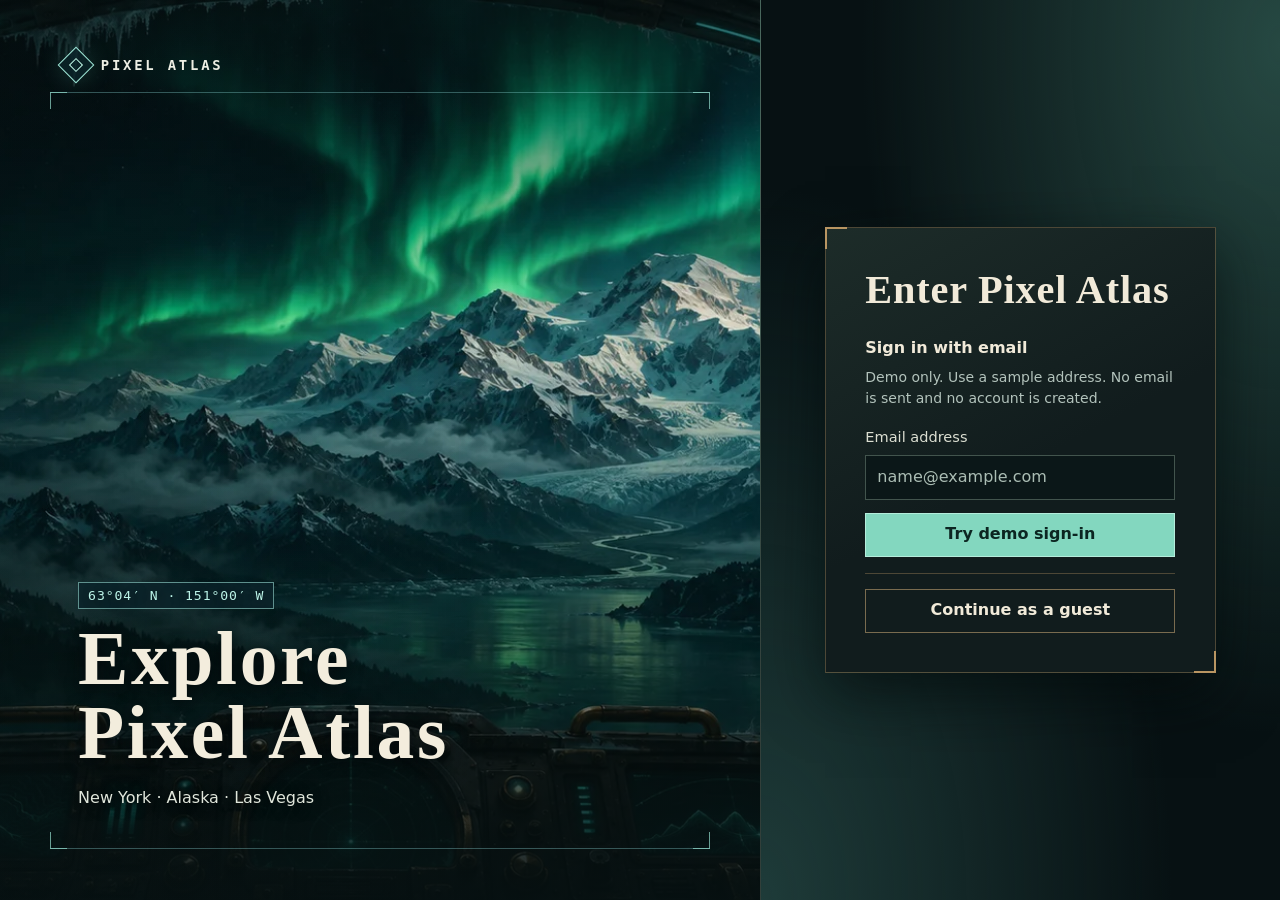
<file: usa/index.html>
<!doctype html>
<html lang="en">
<head>
<meta charset="utf-8">
<meta name="viewport" content="width=device-width,initial-scale=1">
<meta name="description" content="Explore New York, Alaska, and Las Vegas in Pixel Atlas. Try the email sign-in demo or continue as a guest.">
<title>Enter Pixel Atlas</title>
<link rel="stylesheet" href="./entry.css">
<script type="module" src="./auth.js"></script>
</head>
<body>
<main class="entry">
 <section class="hero" aria-label="Illustration of a night flight over Alaska">
  <div class="brand"><span class="mark" aria-hidden="true"></span><span>PIXEL ATLAS</span></div>
  <div class="flight-frame" aria-hidden="true"><span></span><span></span><span></span><span></span></div>
  <div class="hero-caption">
   <span class="coordinates">63°04′ N <span aria-hidden="true">·</span> 151°00′ W</span>
   <h1>Explore<br>Pixel Atlas</h1>
   <p>New York · Alaska · Las Vegas</p>
  </div>
 </section>
 <div class="entry-side">
 <div class="panel">
  <header>
   <h2>Enter Pixel Atlas</h2>
  </header>
  <form id="demo-sign-in" action="./scene.html" autocomplete="off" aria-labelledby="demo-heading">
   <h3 id="demo-heading">Sign in with email</h3>
   <p id="demo-note">Demo only. Use a sample address. No email is sent and no account is created.</p>
   <label for="demo-email">Email address</label>
   <input id="demo-email" type="email" placeholder="name@example.com" aria-describedby="demo-note" required>
   <button class="primary" type="submit">Try demo sign-in</button>
  </form>
  <section id="auth" aria-label="Account" hidden>
   <div class="choices" role="group" aria-label="Sign-in or registration">
    <button type="button" data-mode="login" aria-pressed="true">Sign in</button>
    <button type="button" data-mode="register" aria-pressed="false">Create account</button>
   </div>
   <div class="choices methods" role="group" aria-label="Verification method">
    <button type="button" data-method="email" aria-pressed="true">Email</button>
    <button type="button" data-method="phone" aria-pressed="false">Phone</button>
   </div>
   <form id="request-code">
    <label for="identity" id="identity-label">Email</label>
    <input id="identity" type="email" autocomplete="email" placeholder="name@example.com" required disabled>
    <button id="send" type="submit" class="primary" disabled>Send code</button>
   </form>
   <form id="verify-code" hidden>
    <label for="code">Verification code</label>
    <input id="code" inputmode="numeric" autocomplete="one-time-code" pattern="[0-9]{6,8}" maxlength="8" required>
    <button id="confirm" type="submit" class="primary">Verify and continue</button>
    <button type="button" id="change">Change email or phone</button>
   </form>
  </section>
  <section id="signed-in" aria-label="Signed-in account" hidden>
   <p>You’re signed in.</p>
   <a class="primary" href="./scene.html">Enter Pixel Atlas</a>
   <button type="button" id="logout">Sign out</button>
  </section>
  <p id="status" role="status"></p>
  <div class="guest-area">
   <a id="guest" class="guest" href="./scene.html">Continue as a guest</a>
  </div>
 </div>
 </div>
</main>
</body>
</html>
</file>
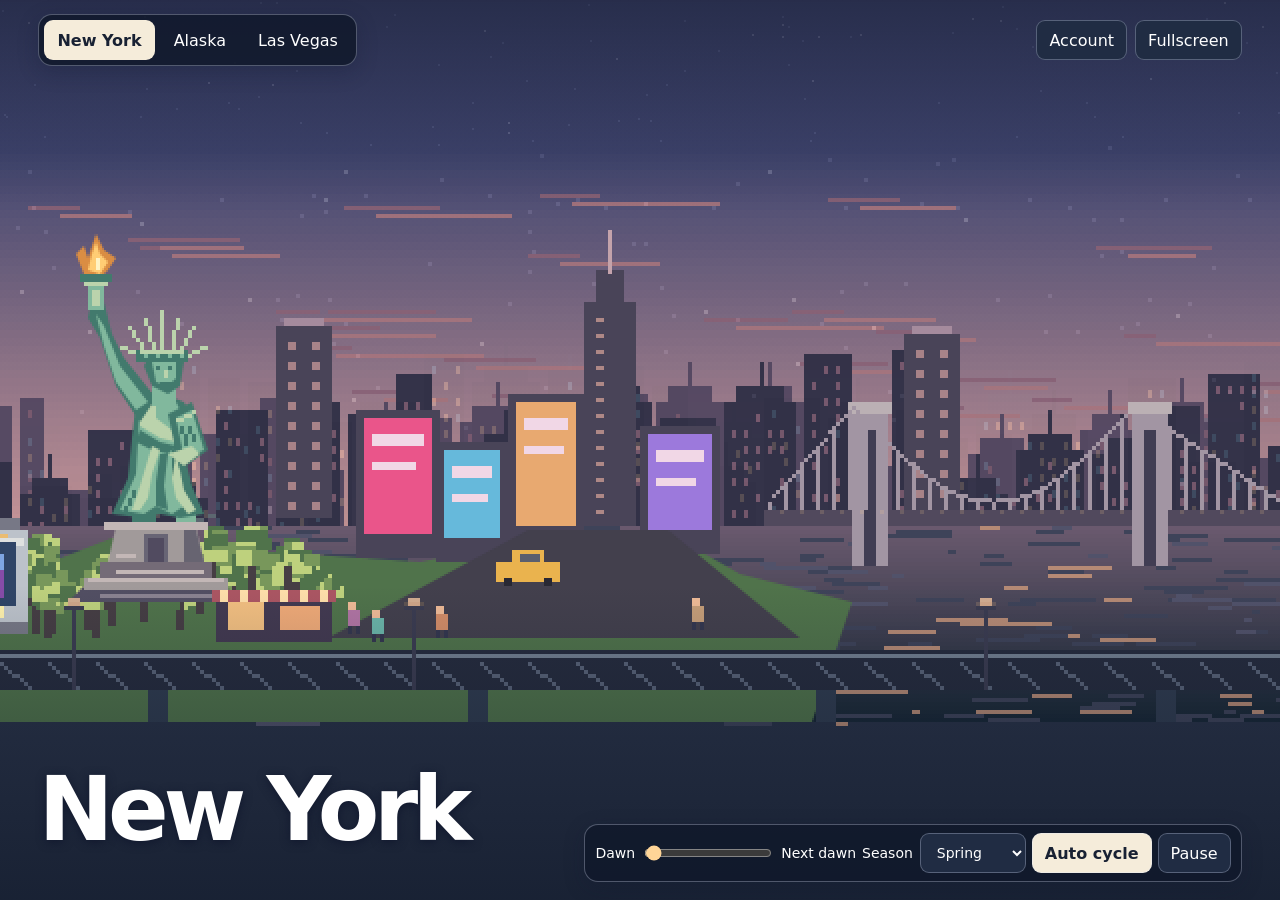
<file: usa/scene.html>
<!doctype html>
<html lang="en">
<head>
<meta charset="utf-8">
<meta name="viewport" content="width=device-width, initial-scale=1">
<meta name="description" content="Animated fullscreen pixel panoramas of New York, Alaska, and Las Vegas.">
<title>Explore the Maps | Pixel Atlas</title>
<link rel="stylesheet" href="style.css">
<script src="atlas.js?v=atlas-2d-restored" defer></script>
</head>
<body>
<main id="stage" aria-label="Fullscreen pixel panorama">
  <div class="world" role="img" id="landscape">
    <canvas id="twilight" width="640" height="288"></canvas>
    <canvas id="night" width="640" height="288"></canvas>
  </div>
  <div class="top">
    <nav aria-label="Regions">
      <button data-region="ny" aria-pressed="true">New York</button>
      <button data-region="ak" aria-pressed="false">Alaska</button>
      <button data-region="lv" aria-pressed="false">Las Vegas</button>
    </nav>
    <div class="top-actions"><a href="./index.html" class="account-link">Account</a><button id="fullscreen" aria-pressed="false">Fullscreen</button></div>
  </div>
  <section class="bottom" aria-label="Scene controls">
    <div class="caption"><h1 id="landmark">New York</h1><p id="alert" role="status"></p></div>
    <div class="controls">
      <label for="light">Dawn <input id="light" type="range" min="0" max="100" value="0" aria-label="Time of day"> Next dawn</label>
      <label for="season">Season
        <select id="season"><option value="0">Spring</option><option value="1">Summer</option><option value="2">Fall</option><option value="3">Winter</option></select>
      </label>
      <button id="cycle" aria-pressed="true">Auto cycle</button>
      <button id="motion" aria-pressed="false">Pause</button>
    </div>
  </section>
</main>
</body>
</html>
</file>
<file: usa/entry.css>
:root{color-scheme:dark;--black:#071113;--panel:#101c1d;--ink:#f1ead9;--muted:#b3c3bc;--cyan:#79dfcc;--metal:#b99562;--edge:#b995625b;--mono:ui-monospace,SFMono-Regular,Consolas,monospace;--serif:Georgia,"Times New Roman",serif}
*{box-sizing:border-box}
[hidden]{display:none!important}
body{margin:0;background:var(--black);color:var(--ink);font:1rem/1.55 system-ui,sans-serif}
.entry{display:grid;grid-template-columns:minmax(0,1.46fr) minmax(400px,1fr);min-height:100svh}
.hero{position:relative;isolation:isolate;display:flex;align-items:end;min-height:650px;overflow:hidden;background:#102c35 url("./cockpit.webp") 54% 50%/cover no-repeat}
.hero::before{content:"";position:absolute;inset:0;z-index:-1;background:linear-gradient(90deg,#06121330,transparent 70%),linear-gradient(180deg,#061113a8 0%,transparent 36%,#0711130d 50%,#061011ed 100%)}
.brand{position:absolute;top:clamp(20px,4.5vw,52px);left:clamp(22px,4.9vw,68px);display:flex;align-items:center;gap:12px;letter-spacing:.2em;color:#edeee3;font:700 .87rem var(--mono)}
.mark{width:26px;height:26px;display:grid;place-items:center;transform:rotate(45deg);border:1px solid #9ee5d5;background:#0b252ad0;box-shadow:0 0 24px #72f6df33}
.mark::after{content:"";width:8px;height:8px;border:1px solid #c2fbea}
.flight-frame{position:absolute;inset:92px clamp(21px,3.9vw,59px) clamp(25px,4vw,60px);border-top:1px solid #9ae8e952;border-bottom:1px solid #9ae8e952;pointer-events:none}
.flight-frame span{width:17px;height:17px;position:absolute;border-color:#9ce9d9a8;border-style:solid}
.flight-frame span:nth-child(1){top:-1px;left:0;border-width:1px 0 0 1px}
.flight-frame span:nth-child(2){top:-1px;right:0;border-width:1px 1px 0 0}
.flight-frame span:nth-child(3){bottom:-1px;right:0;border-width:0 1px 1px 0}
.flight-frame span:nth-child(4){bottom:-1px;left:0;border-width:0 0 1px 1px}
.hero-caption{margin:0 clamp(31px,6.1vw,91px) clamp(51px,7vw,104px);max-width:540px;text-shadow:0 2px 16px #03080a}
.coordinates{display:inline-block;padding:5px 9px;color:#bbf3e7;border:1px solid #a9f1e68a;background:#0c242bdc;font:500 .82rem var(--mono);letter-spacing:.07em}
h1{font:700 clamp(2.65rem,5.9vw,6.3rem)/.98 var(--serif);letter-spacing:.035em;margin:.78rem 0 1rem;color:#f3eddd}
.hero-caption p{margin:0;color:#e0e6db}
.entry-side{display:grid;place-items:center;padding:clamp(24px,5vw,66px);background:radial-gradient(ellipse at 100% 5%,#264842 0%,transparent 57%),radial-gradient(ellipse at 0 100%,#1e3b39 0%,transparent 56%),var(--black);border-left:1px solid #b4c7ae40}
.panel{width:min(100%,435px);position:relative;padding:clamp(23px,3.1vw,42px);border:1px solid var(--edge);background:linear-gradient(152deg,#1d2c29,#111c1d 53%);box-shadow:0 22px 56px #030a0aa6}
.panel::before,.panel::after{content:"";position:absolute;width:20px;height:20px;pointer-events:none;border:solid var(--metal)}
.panel::before{top:-1px;left:-1px;border-width:2px 0 0 2px}
.panel::after{right:-1px;bottom:-1px;border-width:0 2px 2px 0}
h2{font:700 clamp(1.75rem,3.15vw,2.7rem)/1.15 var(--serif);margin:0 0 22px;letter-spacing:.02em}
#demo-heading{margin:0 0 6px;font-size:1rem}
#demo-note{margin:0 0 16px;color:var(--muted);font-size:.875rem}
button,input,a{font:inherit}
button,a{min-height:44px;padding:8px 12px;border:1px solid #89b1a854;color:var(--ink);background:#142322}
button{cursor:pointer}
button:disabled,input:disabled{cursor:default;opacity:.66}
a{text-decoration:none;display:grid;place-items:center;text-align:center}
.choices{display:flex;gap:0;margin:0 0 14px}
.choices button{flex:1}
.choices:not(.methods) button{background:transparent;border:0;border-bottom:1px solid #859c8864;color:#c4d0c5}
.choices:not(.methods) [aria-pressed=true]{border-bottom:2px solid var(--cyan);font-weight:700;color:#e7fff6}
.methods{gap:8px;margin-bottom:15px}
.methods button{min-height:41px}
.methods [aria-pressed=true]{background:#24433b;color:#ddf7e7;border-color:#8adbc297;font-weight:650}
label{font-size:.91rem;display:block;margin-bottom:6px;color:#dcdfd2}
input{width:100%;min-height:45px;padding:9px 11px;border:1px solid #95ae9d66;background:#0b1718;color:#f2f3df;caret-color:#9decda}
input::placeholder{color:#abbdb4}
.primary{width:100%;margin-top:13px;background:#83d7bf;color:#0c2521;border-color:#b4eddb;font-weight:750}
.primary:not(:disabled):hover{background:#b0f1da}
#change,#logout{margin-top:8px;width:100%}
#status{min-height:1.45em;margin:.85rem 0;color:var(--muted);font-size:.875rem}
#status:empty{min-height:0;margin:0}
.guest-area{border-top:1px solid var(--edge);margin-top:16px;padding-top:15px}
.guest-area:has(a[hidden]){display:none}
.guest{background:transparent;border-color:#bb9d6f9c;font-weight:650;display:flex;justify-content:center;align-items:center;gap:8px}
.guest:hover{background:#d5a76c20;border-color:#e9c893}
:focus-visible{outline:2px solid #d3f4a2;outline-offset:3px}
@media(max-width:900px){.entry{grid-template-columns:minmax(0,1fr) minmax(365px,1fr)}.entry-side{padding:24px}.panel{padding:23px}}
@media(max-width:700px){.entry{display:block}.hero{min-height:clamp(285px,53svh,510px);background-position:54% 46%}.brand{top:19px;left:22px}.mark{width:21px;height:21px}.flight-frame{inset:62px 15px 18px}.hero-caption{margin:0 25px 33px}h1{font-size:clamp(2.05rem,9vw,3.25rem);line-height:1.03;margin:.55rem 0}.hero-caption p{font-size:.9rem}.entry-side{border-left:none;border-top:1px solid #b4c7ae40;padding:22px 16px 30px}.panel{width:min(100%,445px)}}
</file>
<file: usa/style.css>
*{box-sizing:border-box}
html,body{margin:0;min-height:100%;font-family:system-ui,sans-serif;background:#121b31;color:#fff}
button,input,select{font:inherit}
button,select{cursor:pointer}
[hidden]{display:none!important}
#stage{position:relative;min-height:100svh;isolation:isolate;overflow:hidden;background:linear-gradient(#25334f,#83788d 53%,#182b3b)}
#stage:fullscreen{width:100%;height:100%}
.world{position:absolute;inset:0;display:grid;place-items:center}
.world::after{content:"";position:absolute;inset:0;pointer-events:none;background:linear-gradient(#12182980,transparent 23%,transparent 65%,#0b14248a 100%)}
canvas{position:absolute;inset:0;width:100%;height:100%;image-rendering:pixelated}
.world canvas{transform:scale(var(--view-scale,1));transform-origin:var(--view-x,50%) var(--view-y,50%)}
#night{opacity:var(--light,.25)}
.top,.bottom{position:absolute;z-index:1;display:flex;align-items:center;justify-content:space-between;gap:12px;left:clamp(12px,3vw,42px);right:clamp(12px,3vw,42px)}
.top{top:max(14px,env(safe-area-inset-top))}
.bottom{bottom:max(18px,env(safe-area-inset-bottom));align-items:end}
nav,.controls{display:flex;align-items:center;gap:6px;border:1px solid #e0e7ff4d;border-radius:14px;padding:5px;background:#11192bdc;box-shadow:0 6px 20px #11182e40}
.controls{padding:8px 10px}
button,select{min-height:40px;border-radius:9px;border:1px solid #dbe6ff4a;color:#fff;background:#202c43;padding:5px 12px}
nav button{background:transparent;border-color:transparent}
nav button[aria-pressed=true]{background:#f5ecda;color:#182133;font-weight:700}
label{display:flex;align-items:center;gap:7px;white-space:nowrap;font-size:.875rem}
input[type=range]{width:clamp(58px,10vw,135px);accent-color:#ffd597}
.caption{text-shadow:0 2px 10px #11182e}
h1{line-height:1;margin:0;font-size:clamp(2.35rem,7vw,6rem);letter-spacing:-.06em}
:focus-visible{outline:2px solid #ffd597;outline-offset:3px}
@media(max-width:850px){.bottom{flex-direction:column;align-items:start}.controls{flex-wrap:wrap;gap:6px 8px}.caption{margin-bottom:5px}.controls button{padding-inline:8px}.top,.bottom{gap:6px}}
#cycle[aria-pressed=true]{background:#f5ecda;color:#182133;font-weight:650}
.caption #alert{min-height:1.2rem;margin:8px 0 0;letter-spacing:.045em;color:#e8d2a4;font:600 .875rem/1.3 system-ui,sans-serif}
.top-actions{display:flex;align-items:center;gap:8px}
.account-link{min-height:40px;display:inline-grid;place-items:center;padding:5px 12px;color:#fff;text-decoration:none;background:#202c43;border:1px solid #dbe6ff4a;border-radius:9px}
@media(max-width:560px){.top{align-items:flex-start}.top-actions{flex-wrap:wrap;justify-content:flex-end;gap:5px}.top nav{gap:1px}.top nav button,.top-actions a,.top-actions button{font-size:.82rem;padding-inline:7px;white-space:nowrap}}
</file>
